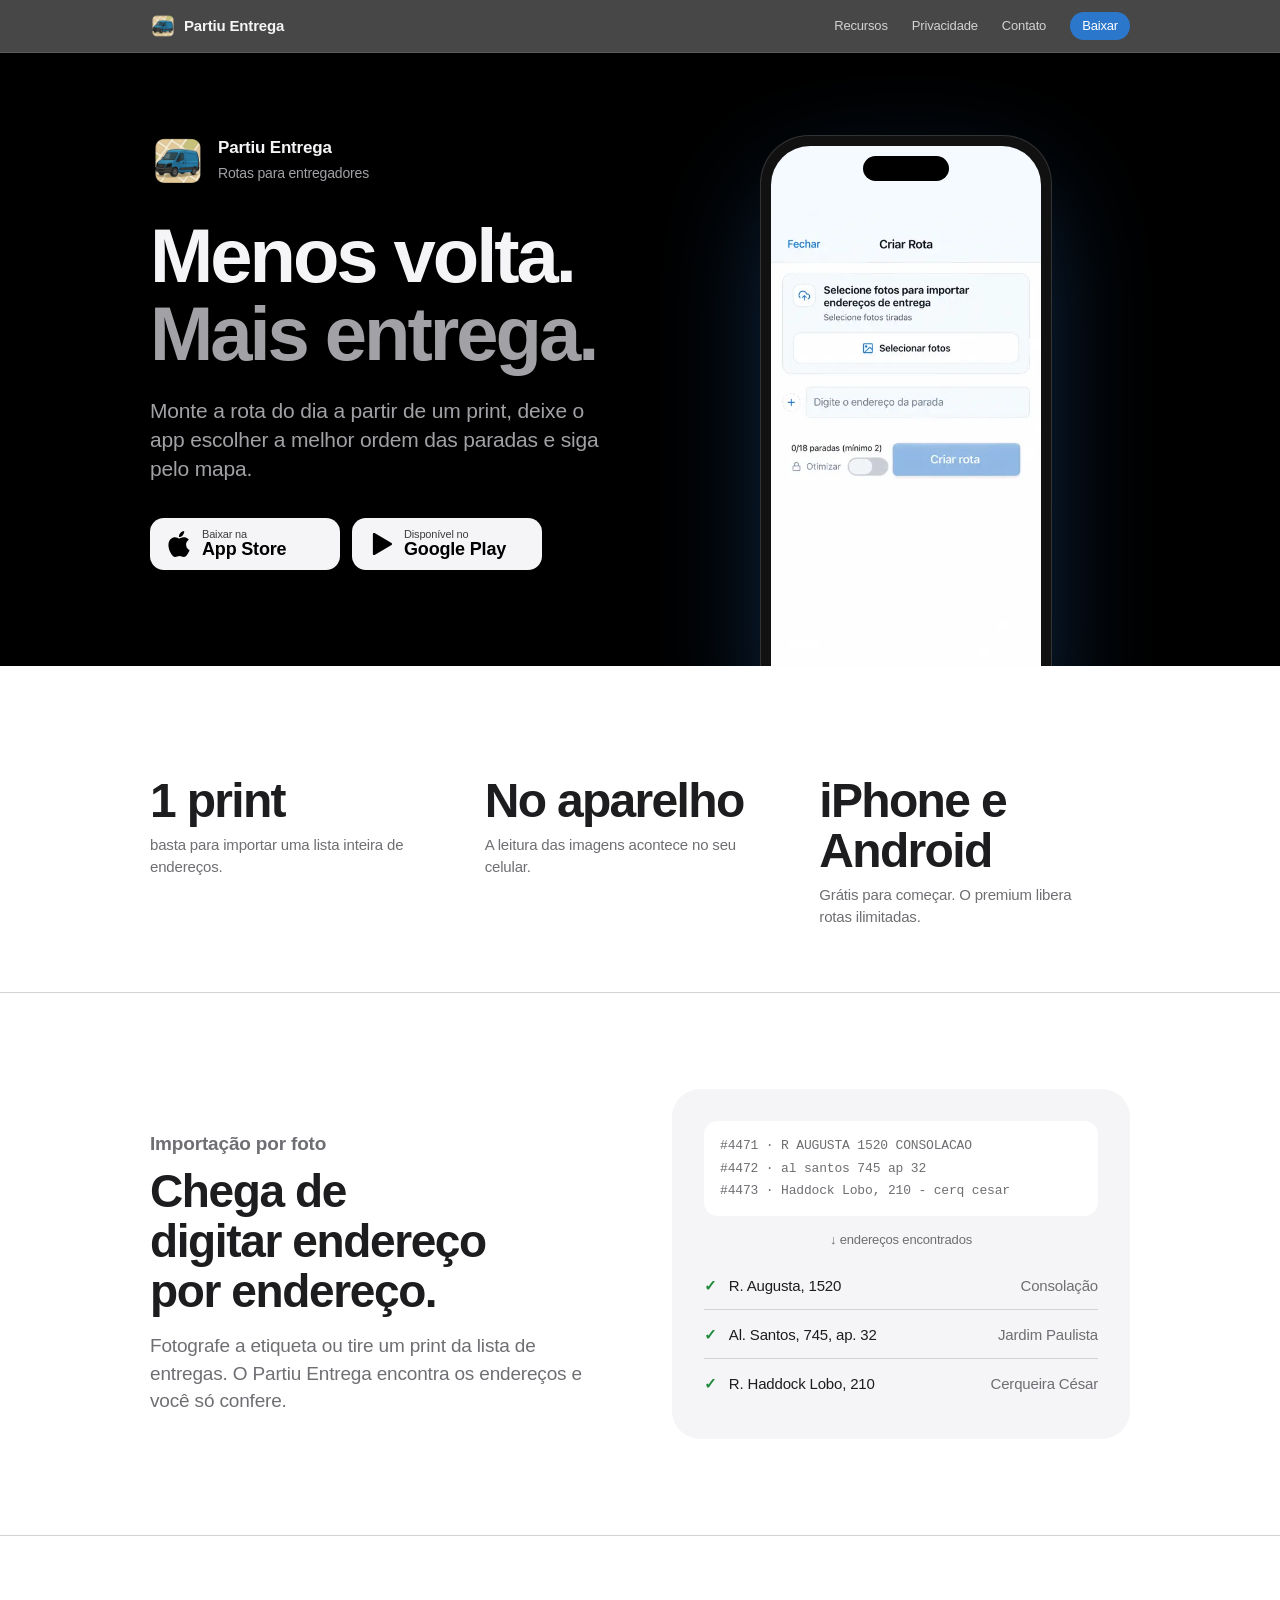
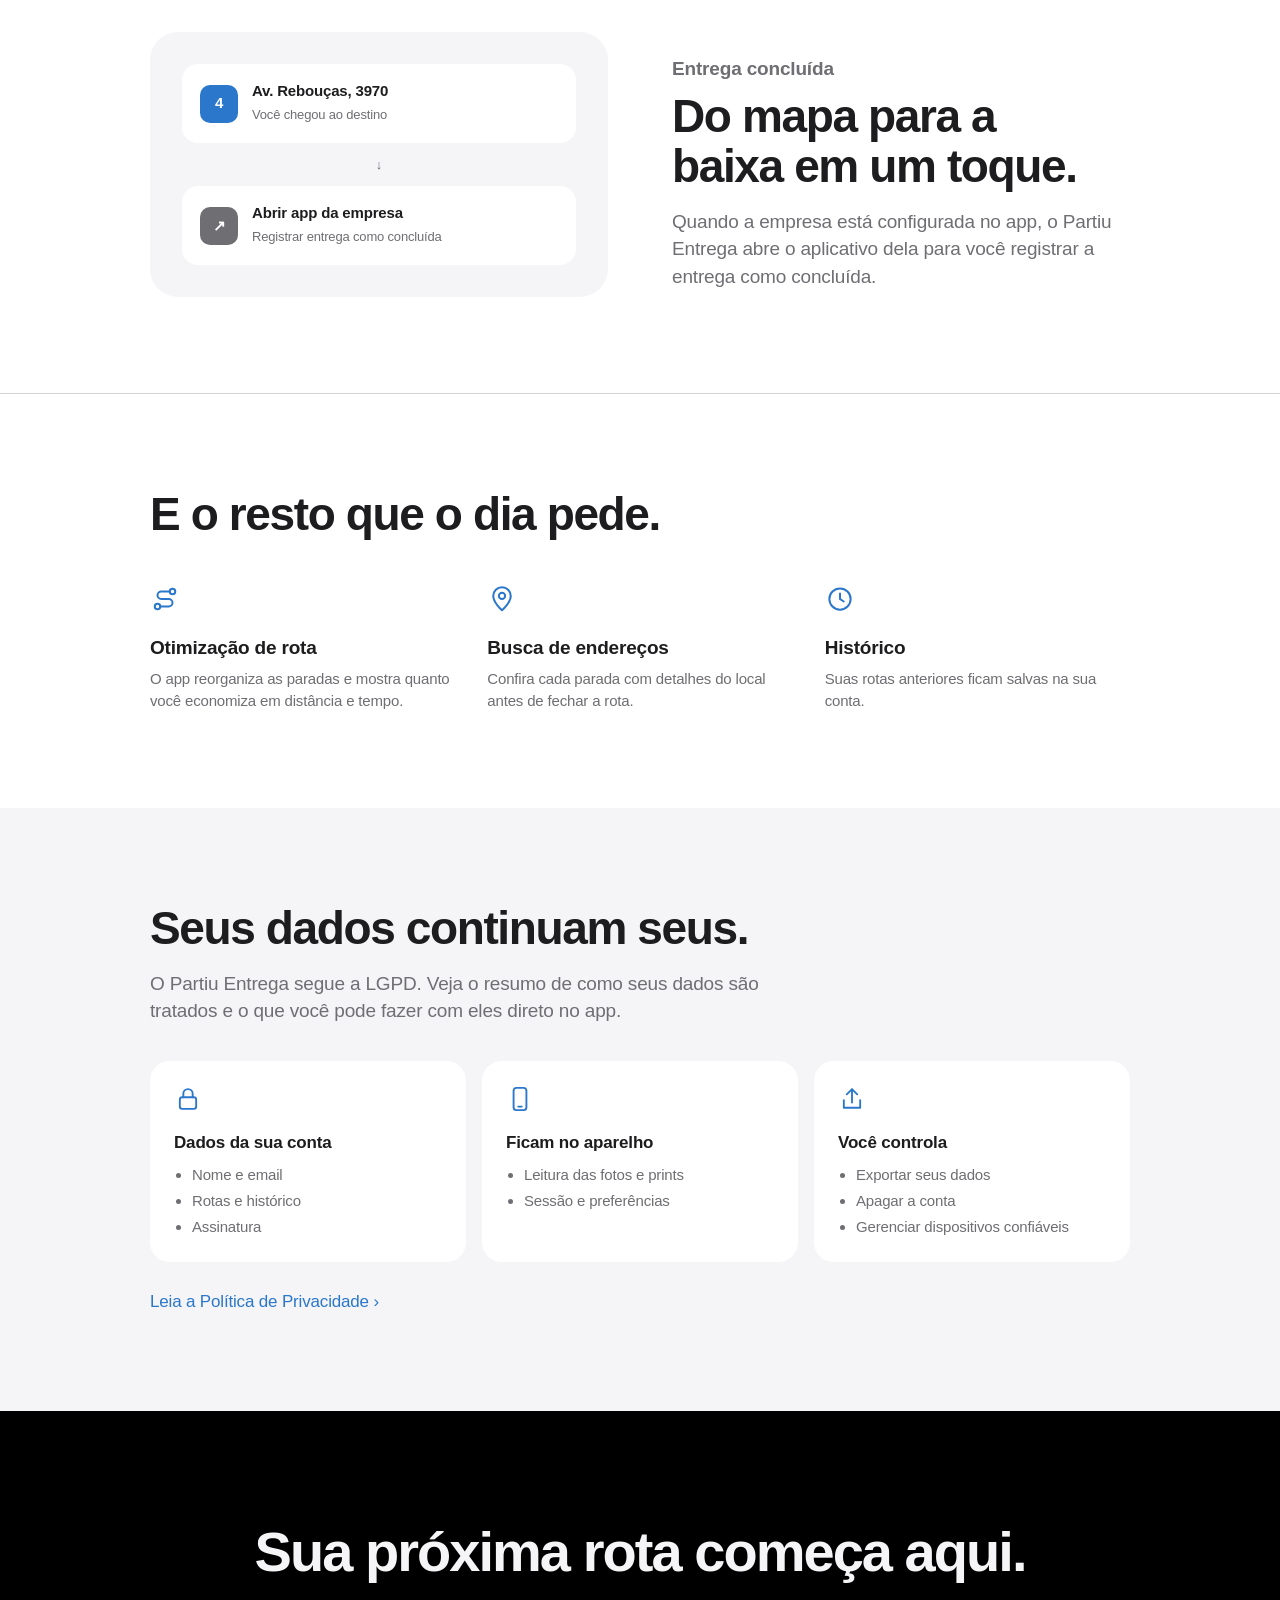
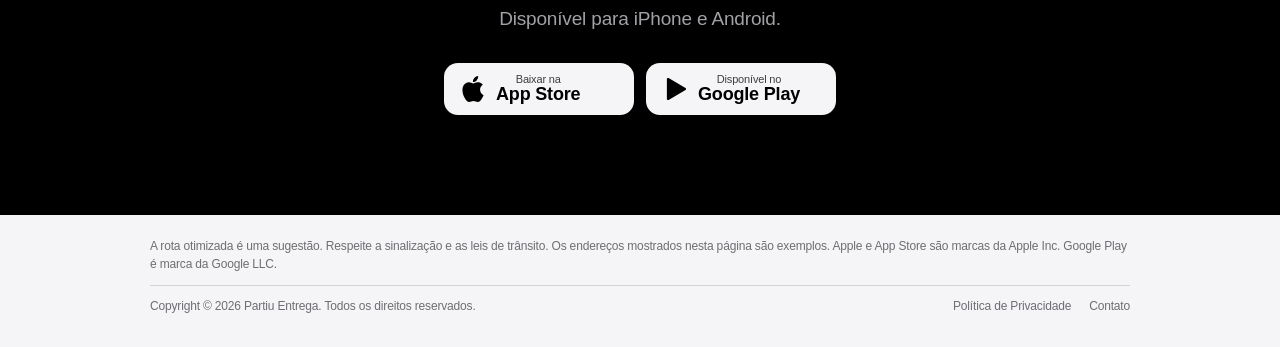
<file: index.html>
<!doctype html>
<html lang="pt-BR">
  <head>
    <meta charset="UTF-8" />
    <meta name="viewport" content="width=device-width, initial-scale=1.0, viewport-fit=cover" />
    <title>Partiu Entrega | Rotas para entregadores</title>
    <meta
      name="description"
      content="Monte a rota do dia a partir de um print, deixe o Partiu Entrega escolher a melhor ordem das paradas e siga pelo mapa. Para iPhone e Android."
    />
    <meta name="theme-color" content="#000000" />
    <meta name="apple-itunes-app" content="app-id=6815867232" />
    <meta property="og:title" content="Partiu Entrega" />
    <meta property="og:description" content="Menos volta. Mais entrega. Rotas para entregadores, a partir de um print." />
    <meta property="og:image" content="./assets/icon-app.png" />
    <link rel="icon" type="image/png" href="./assets/icon-app.png" />
    <link rel="apple-touch-icon" href="./assets/icon-app.png" />
    <link rel="stylesheet" href="./styles.css" />
  </head>
  <body>
    <a class="skip-link" href="#conteudo">Pular para o conteúdo</a>

    <svg width="0" height="0" style="position: absolute" aria-hidden="true">
      <symbol id="i-apple" viewBox="0 0 24 24">
        <path fill="currentColor" d="M12.152 6.896c-.948 0-2.415-1.078-3.96-1.04-2.04.027-3.91 1.183-4.961 3.014-2.117 3.675-.546 9.103 1.519 12.09 1.013 1.454 2.208 3.09 3.792 3.039 1.52-.065 2.09-.987 3.935-.987 1.831 0 2.35.987 3.96.948 1.637-.026 2.676-1.48 3.676-2.948 1.156-1.688 1.636-3.325 1.662-3.415-.039-.013-3.182-1.221-3.22-4.857-.026-3.04 2.48-4.494 2.597-4.559-1.429-2.09-3.623-2.324-4.39-2.376-2-.156-3.675 1.09-4.61 1.09zM15.53 3.83c.843-1.012 1.4-2.427 1.245-3.83-1.207.052-2.662.805-3.532 1.818-.78.896-1.454 2.338-1.273 3.714 1.338.104 2.715-.688 3.559-1.701" />
      </symbol>
      <symbol id="i-play" viewBox="0 0 24 24">
        <path fill="currentColor" d="M4.5 2.8v18.4c0 .8.9 1.3 1.6.9l15.6-9.2c.7-.4.7-1.4 0-1.8L6.1 1.9c-.7-.4-1.6.1-1.6.9z" />
      </symbol>
      <symbol id="i-pin" viewBox="0 0 24 24" fill="none" stroke="currentColor" stroke-width="1.6" stroke-linecap="round" stroke-linejoin="round">
        <path d="M12 21s7-6.2 7-11.5A7 7 0 0 0 5 9.5C5 14.8 12 21 12 21z" /><circle cx="12" cy="9.5" r="2.5" />
      </symbol>
      <symbol id="i-route" viewBox="0 0 24 24" fill="none" stroke="currentColor" stroke-width="1.6" stroke-linecap="round" stroke-linejoin="round">
        <circle cx="6" cy="18" r="2.2" /><circle cx="18" cy="6" r="2.2" /><path d="M8.2 18H15a3 3 0 0 0 0-6H9a3 3 0 0 1 0-6h6.8" />
      </symbol>
      <symbol id="i-clock" viewBox="0 0 24 24" fill="none" stroke="currentColor" stroke-width="1.6" stroke-linecap="round">
        <circle cx="12" cy="12" r="8.5" /><path d="M12 7.5V12l3 2" />
      </symbol>
      <symbol id="i-lock" viewBox="0 0 24 24" fill="none" stroke="currentColor" stroke-width="1.6" stroke-linecap="round" stroke-linejoin="round">
        <rect x="5" y="10.5" width="14" height="10" rx="2" /><path d="M8 10.5V7.5a4 4 0 0 1 8 0v3" />
      </symbol>
      <symbol id="i-phone" viewBox="0 0 24 24" fill="none" stroke="currentColor" stroke-width="1.6" stroke-linecap="round">
        <rect x="6.5" y="2.5" width="11" height="19" rx="2.5" /><path d="M10.5 18.5h3" />
      </symbol>
      <symbol id="i-export" viewBox="0 0 24 24" fill="none" stroke="currentColor" stroke-width="1.6" stroke-linecap="round" stroke-linejoin="round">
        <path d="M12 15V3.5M7.5 8 12 3.5 16.5 8" /><path d="M5 13v6.5h14V13" />
      </symbol>
      <symbol id="i-star" viewBox="0 0 24 24" fill="none" stroke="currentColor" stroke-width="1.6" stroke-linejoin="round">
        <path d="m12 3.5 2.6 5.4 5.9.8-4.3 4.1 1 5.8L12 16.8l-5.2 2.8 1-5.8-4.3-4.1 5.9-.8z" />
      </symbol>
    </svg>

    <header class="nav is-dark">
      <div class="wrap">
        <a class="nav-brand" href="./index.html">
          <img src="./assets/icon-app.png" alt="" />
          <span data-config="brandName">Partiu Entrega</span>
        </a>
        <nav class="nav-links" aria-label="Navegação principal">
          <a href="#recursos">Recursos</a>
          <a href="#privacidade">Privacidade</a>
          <a data-config-link="contactMailto" href="mailto:partiu.entrega.app@gmail.com">Contato</a>
          <a class="nav-download" href="#baixar">Baixar</a>
        </nav>
      </div>
    </header>

    <main id="conteudo">
      <section class="hero">
        <div class="wrap hero-grid">
          <div class="hero-copy">
            <div class="hero-app">
              <img src="./assets/icon-app.png" alt="Ícone do Partiu Entrega" />
              <div>
                <b data-config="brandName">Partiu Entrega</b>
                <small>Rotas para entregadores</small>
              </div>
            </div>
            <h1>Menos volta.<br /><span>Mais entrega.</span></h1>
            <p class="hero-lede">
              Monte a rota do dia a partir de um print, deixe o app escolher a
              melhor ordem das paradas e siga pelo mapa.
            </p>
            <div class="store-buttons">
              <a class="store-btn" data-config-link="appStoreUrl" href="https://apps.apple.com/br/app/partiu-entrega/id6815867232" target="_blank" rel="noreferrer">
                <svg aria-hidden="true"><use href="#i-apple" /></svg>
                <span><small>Baixar na</small><strong>App Store</strong></span>
              </a>
              <a class="store-btn" data-config-link="playStoreUrl" href="https://play.google.com/store/apps/details?id=com.diegoserrat.deliveryrouting" target="_blank" rel="noreferrer">
                <svg aria-hidden="true"><use href="#i-play" /></svg>
                <span><small>Disponível no</small><strong>Google Play</strong></span>
              </a>
            </div>
          </div>

          <div class="hero-phone">
            <div class="phone">
              <div class="screen screen-shot">
                <div class="island" aria-hidden="true"></div>
                <img
                  src="./assets/tela-criar-rota.png"
                  alt="Tela Criar Rota do app, com opção de importar endereços por fotos ou digitar cada parada"
                  width="460"
                  height="878"
                />
              </div>
            </div>
          </div>
        </div>
      </section>

      <section class="facts" aria-label="Destaques">
        <div class="wrap">
          <div>
            <strong>1 print</strong>
            <p>basta para importar uma lista inteira de endereços.</p>
          </div>
          <div>
            <strong>No aparelho</strong>
            <p>A leitura das imagens acontece no seu celular.</p>
          </div>
          <div>
            <strong>iPhone e Android</strong>
            <p>Grátis para começar. O premium libera rotas ilimitadas.</p>
          </div>
        </div>
      </section>

      <section class="feature" id="recursos">
        <div class="wrap">
          <div class="copy">
            <p class="label">Importação por foto</p>
            <h2>Chega de digitar endereço por endereço.</h2>
            <p>
              Fotografe a etiqueta ou tire um print da lista de entregas. O
              Partiu Entrega encontra os endereços e você só confere.
            </p>
          </div>
          <div class="visual ocr" aria-label="Exemplo de texto lido de um print e os endereços encontrados">
            <div class="ocr-raw">
              #4471 · R AUGUSTA 1520 CONSOLACAO<br />
              #4472 · al santos 745 ap 32<br />
              #4473 · Haddock Lobo, 210 - cerq cesar
            </div>
            <p class="ocr-arrow">↓ endereços encontrados</p>
            <ul class="ocr-list">
              <li><b>R. Augusta, 1520</b><span>Consolação</span></li>
              <li><b>Al. Santos, 745, ap. 32</b><span>Jardim Paulista</span></li>
              <li><b>R. Haddock Lobo, 210</b><span>Cerqueira César</span></li>
            </ul>
          </div>
        </div>
      </section>

      <section class="feature flip">
        <div class="wrap">
          <div class="copy">
            <p class="label">Entrega concluída</p>
            <h2>Do mapa para a baixa em um toque.</h2>
            <p>
              Quando a empresa está configurada no app, o Partiu Entrega abre o
              aplicativo dela para você registrar a entrega como concluída.
            </p>
          </div>
          <div class="visual handoff" aria-hidden="true">
            <div class="handoff-card">
              <div class="dot">4</div>
              <div><b>Av. Rebouças, 3970</b><small>Você chegou ao destino</small></div>
            </div>
            <div class="handoff-down">↓</div>
            <div class="handoff-card">
              <div class="dot muted">↗</div>
              <div><b>Abrir app da empresa</b><small>Registrar entrega como concluída</small></div>
            </div>
          </div>
        </div>
      </section>

      <section class="extras">
        <div class="wrap">
          <h2>E o resto que o dia pede.</h2>
          <div class="extras-grid">
            <div>
              <svg class="ico" aria-hidden="true"><use href="#i-route" /></svg>
              <h3>Otimização de rota</h3>
              <p>O app reorganiza as paradas e mostra quanto você economiza em distância e tempo.</p>
            </div>
            <div>
              <svg class="ico" aria-hidden="true"><use href="#i-pin" /></svg>
              <h3>Busca de endereços</h3>
              <p>Confira cada parada com detalhes do local antes de fechar a rota.</p>
            </div>
            <div>
              <svg class="ico" aria-hidden="true"><use href="#i-clock" /></svg>
              <h3>Histórico</h3>
              <p>Suas rotas anteriores ficam salvas na sua conta.</p>
            </div>
          </div>
        </div>
      </section>

      <section class="privacy" id="privacidade">
        <div class="wrap">
          <h2>Seus dados continuam seus.</h2>
          <p class="privacy-lede">
            O Partiu Entrega segue a LGPD. Veja o resumo de como seus dados são
            tratados e o que você pode fazer com eles direto no app.
          </p>
          <div class="privacy-grid">
            <div>
              <svg class="ico" aria-hidden="true"><use href="#i-lock" /></svg>
              <h3>Dados da sua conta</h3>
              <ul>
                <li>Nome e email</li>
                <li>Rotas e histórico</li>
                <li>Assinatura</li>
              </ul>
            </div>
            <div>
              <svg class="ico" aria-hidden="true"><use href="#i-phone" /></svg>
              <h3>Ficam no aparelho</h3>
              <ul>
                <li>Leitura das fotos e prints</li>
                <li>Sessão e preferências</li>
              </ul>
            </div>
            <div>
              <svg class="ico" aria-hidden="true"><use href="#i-export" /></svg>
              <h3>Você controla</h3>
              <ul>
                <li>Exportar seus dados</li>
                <li>Apagar a conta</li>
                <li>Gerenciar dispositivos confiáveis</li>
              </ul>
            </div>
          </div>
          <a class="more" href="./politica-de-privacidade.html">Leia a Política de Privacidade</a>
        </div>
      </section>

      <section class="cta" id="baixar">
        <div class="wrap">
          <h2>Sua próxima rota começa aqui.</h2>
          <p>Disponível para iPhone e Android.</p>
          <div class="store-buttons">
            <a class="store-btn" data-config-link="appStoreUrl" href="https://apps.apple.com/br/app/partiu-entrega/id6815867232" target="_blank" rel="noreferrer">
              <svg aria-hidden="true"><use href="#i-apple" /></svg>
              <span><small>Baixar na</small><strong>App Store</strong></span>
            </a>
            <a class="store-btn" data-config-link="playStoreUrl" href="https://play.google.com/store/apps/details?id=com.diegoserrat.deliveryrouting" target="_blank" rel="noreferrer">
              <svg aria-hidden="true"><use href="#i-play" /></svg>
              <span><small>Disponível no</small><strong>Google Play</strong></span>
            </a>
          </div>
        </div>
      </section>
    </main>

    <footer class="footer">
      <div class="wrap">
        <p class="footer-note">
          A rota otimizada é uma sugestão. Respeite a sinalização e as leis de
          trânsito. Os endereços mostrados nesta página são exemplos. Apple e
          App Store são marcas da Apple Inc. Google Play é marca da Google LLC.
        </p>
        <div class="footer-row">
          <span>Copyright © 2026 <span data-config="brandName">Partiu Entrega</span>. Todos os direitos reservados.</span>
          <nav aria-label="Rodapé">
            <a href="./politica-de-privacidade.html">Política de Privacidade</a>
            <a data-config-link="contactMailto" href="mailto:partiu.entrega.app@gmail.com">Contato</a>
          </nav>
        </div>
      </div>
    </footer>

    <script src="./script.js"></script>
  </body>
</html>
</file>
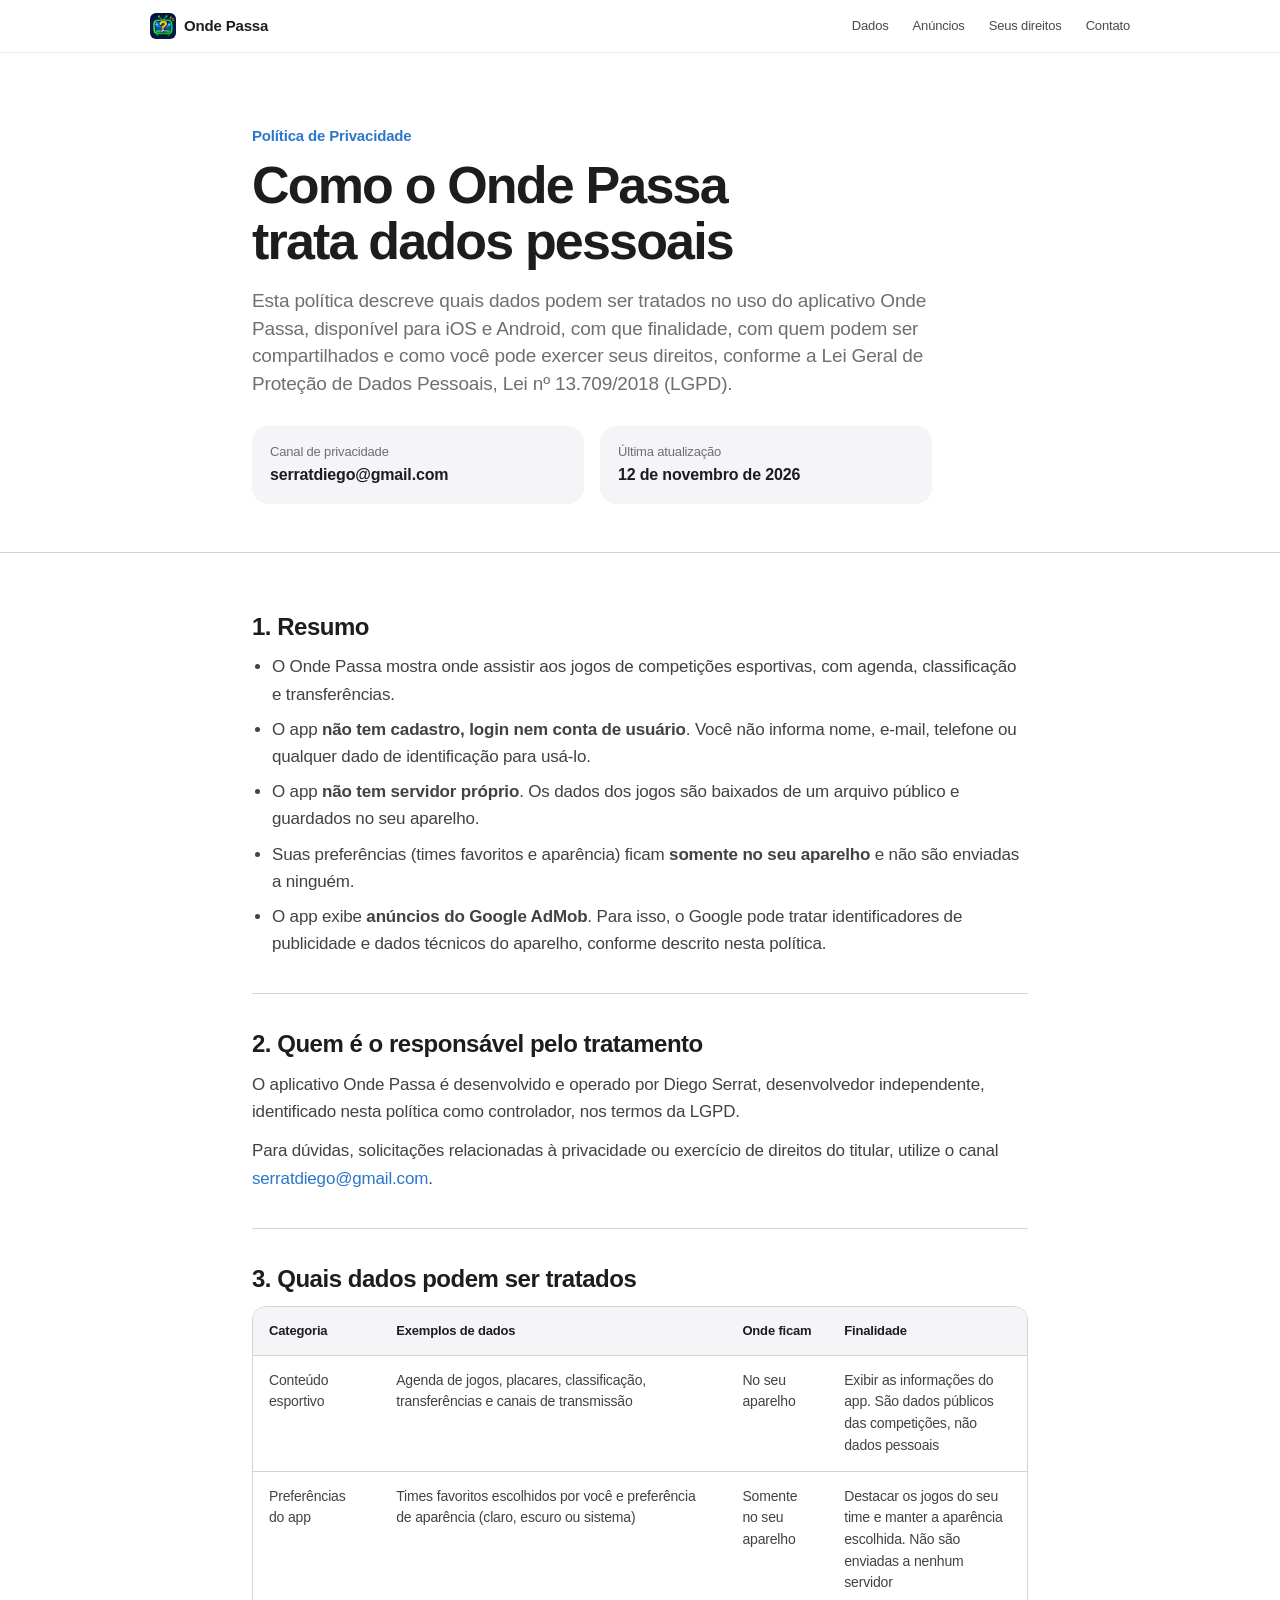
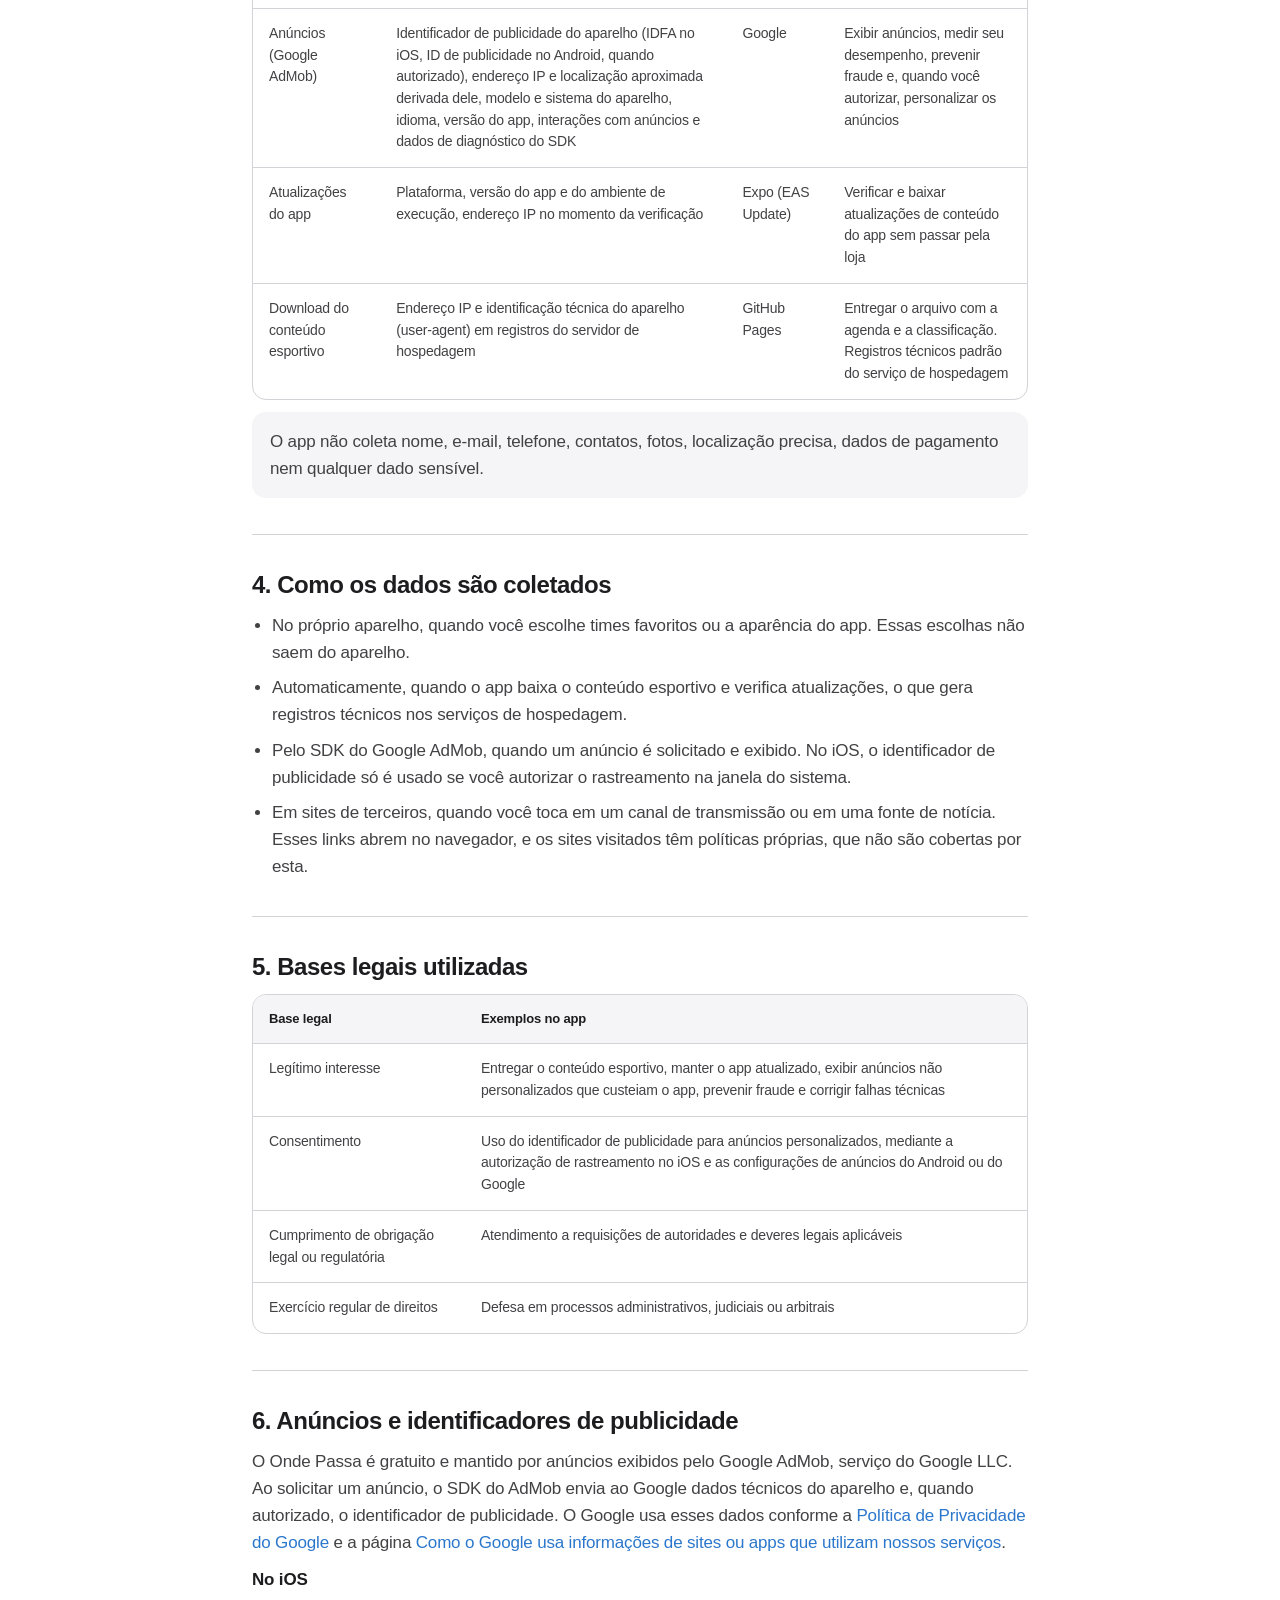
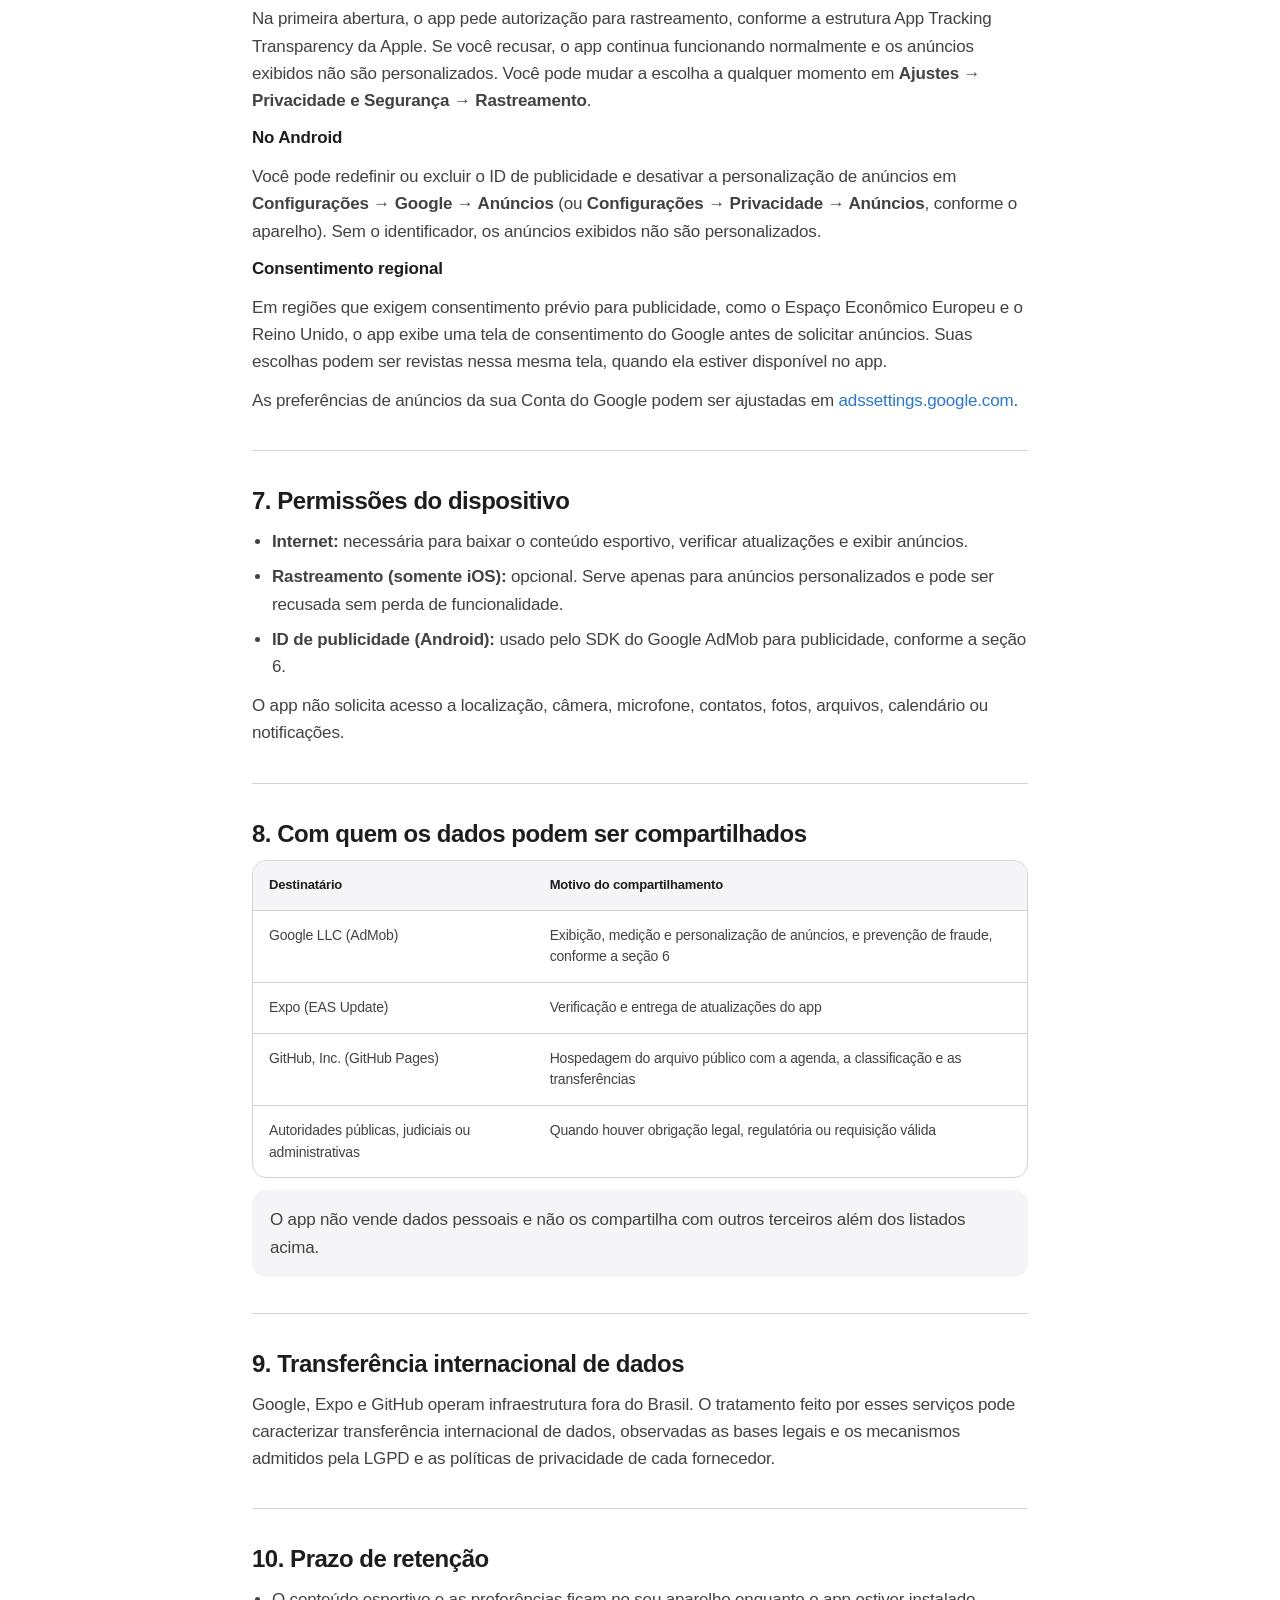
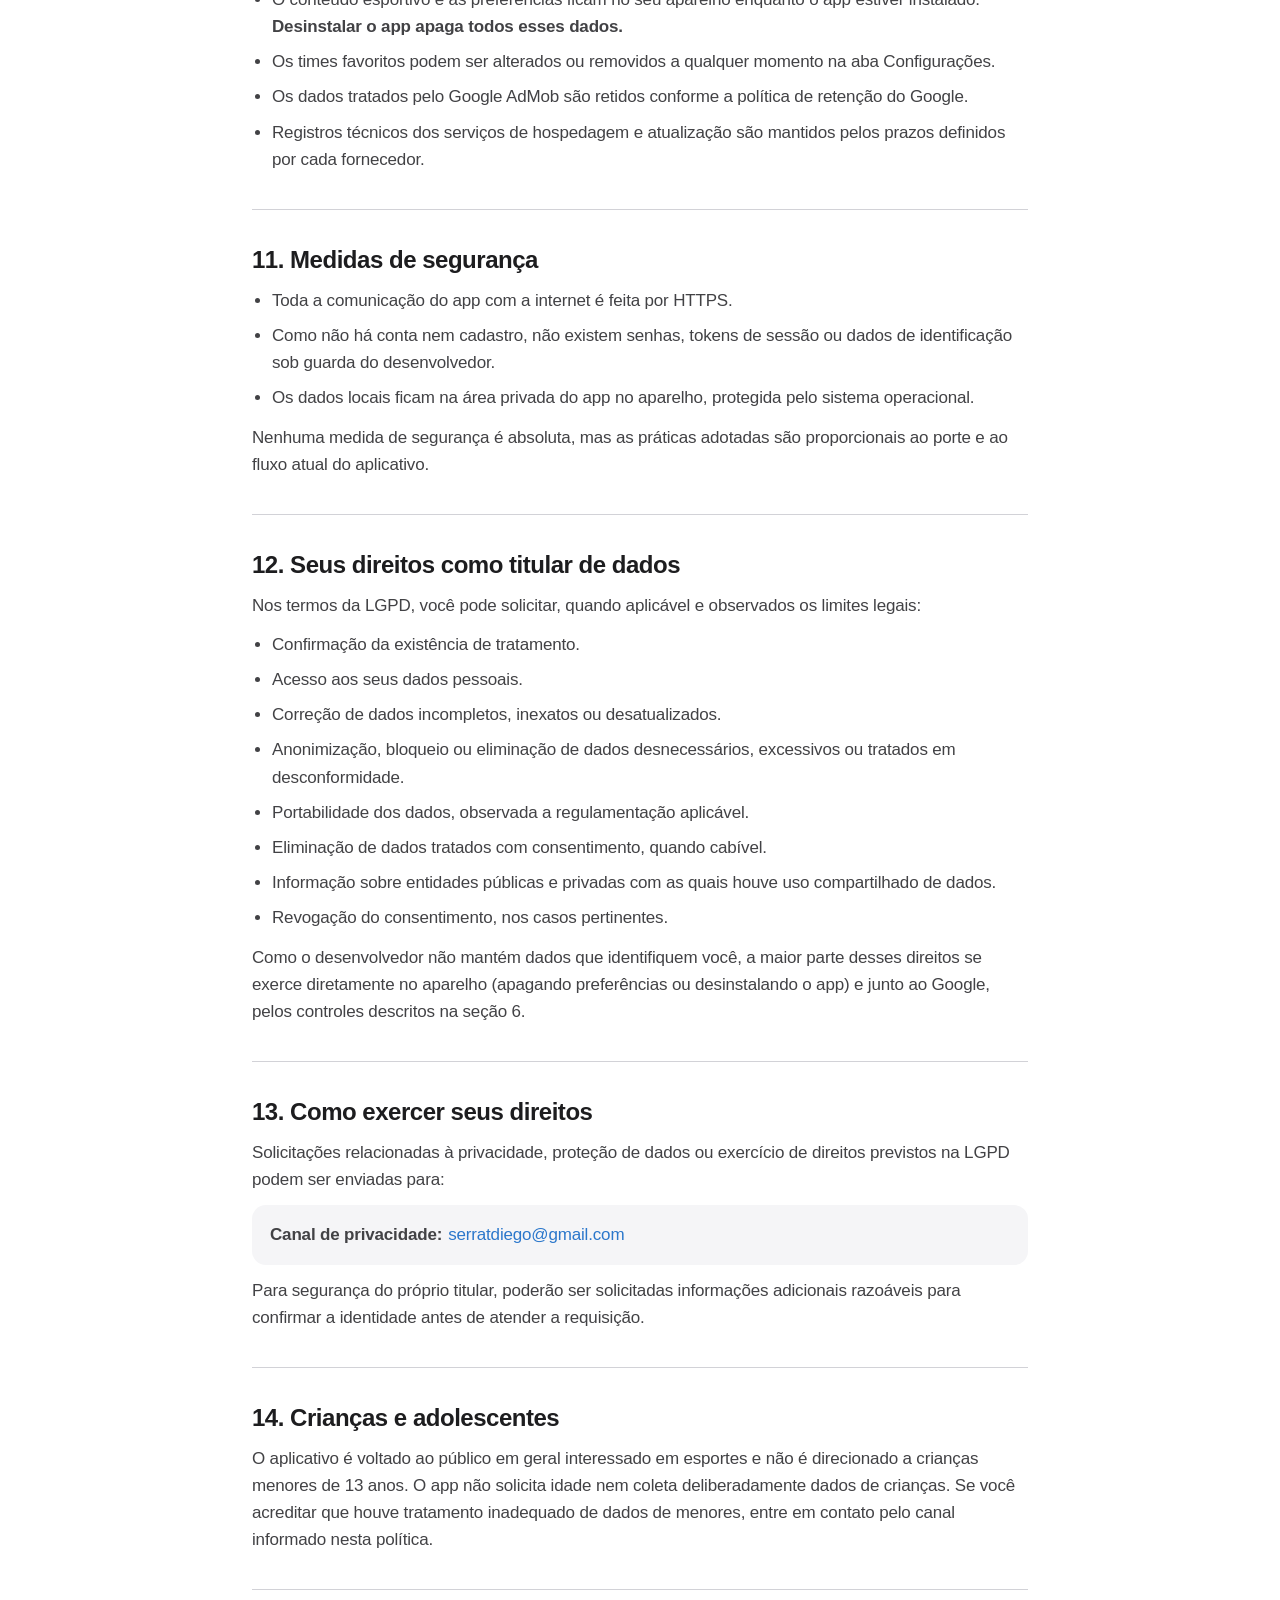
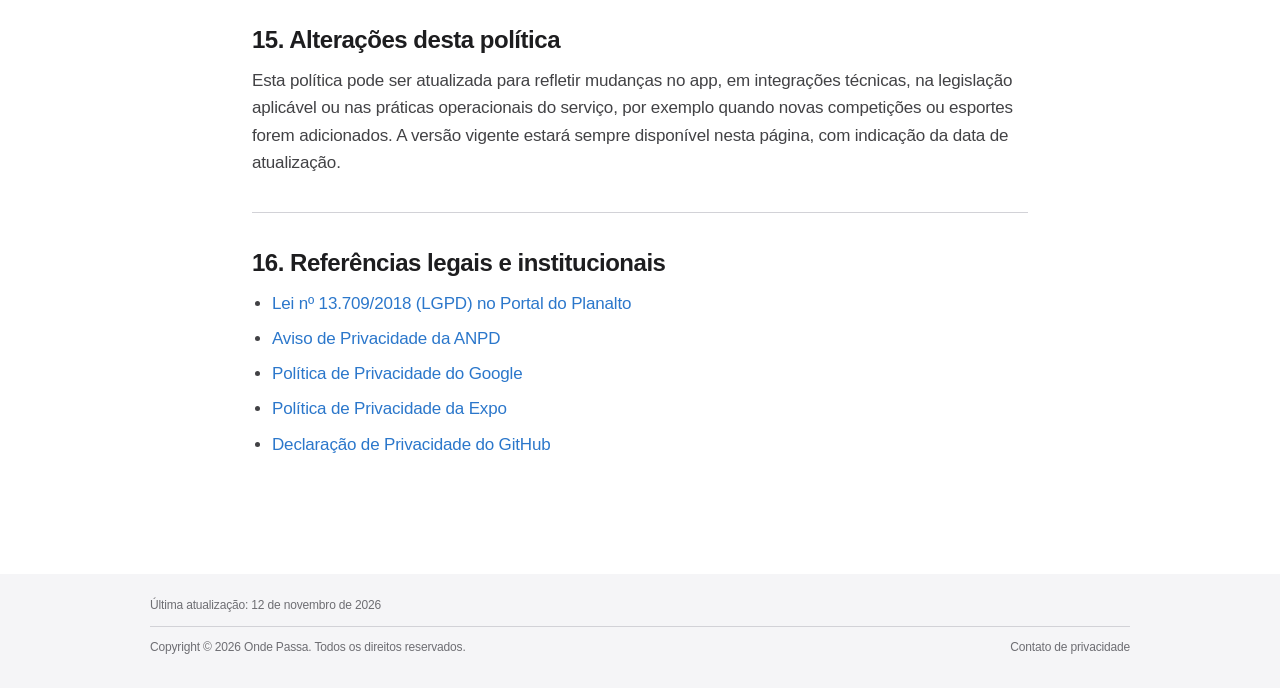
<file: politica-de-privacidade-onde-passa.html>
<!doctype html>
<html lang="pt-BR">
  <head>
    <meta charset="UTF-8" />
    <meta name="viewport" content="width=device-width, initial-scale=1.0, viewport-fit=cover" />
    <title>Política de Privacidade | Onde Passa</title>
    <meta
      name="description"
      content="Política de Privacidade do aplicativo Onde Passa: sem cadastro, dados guardados no aparelho, anúncios do Google AdMob e adequação à LGPD."
    />
    <link rel="icon" type="image/png" href="./assets/icon-onde-passa.png" />
    <link rel="apple-touch-icon" href="./assets/icon-onde-passa.png" />
    <link rel="stylesheet" href="./styles.css" />
  </head>
  <body>
    <header class="nav">
      <div class="wrap">
        <span class="nav-brand">
          <img src="./assets/icon-onde-passa.png" alt="" />
          <span>Onde Passa</span>
        </span>
        <nav class="nav-links" aria-label="Seções desta página">
          <a href="#dados">Dados</a>
          <a href="#anuncios">Anúncios</a>
          <a href="#direitos">Seus direitos</a>
          <a href="#contato">Contato</a>
        </nav>
      </div>
    </header>

    <div class="policy-page">
      <main class="policy-main">
        <section class="policy-hero">
          <div class="wrap">
            <p class="eyebrow">Política de Privacidade</p>
            <h1>Como o Onde Passa trata dados pessoais</h1>
            <p>
              Esta política descreve quais dados podem ser tratados no uso do
              aplicativo Onde Passa, disponível para iOS e Android, com que
              finalidade, com quem podem ser compartilhados e como você pode
              exercer seus direitos, conforme a Lei Geral de Proteção de Dados
              Pessoais, Lei nº 13.709/2018 (LGPD).
            </p>

            <div class="policy-summary">
              <div>
                <span class="summary-label">Canal de privacidade</span>
                <strong>serratdiego@gmail.com</strong>
              </div>
              <div>
                <span class="summary-label">Última atualização</span>
                <strong>12 de novembro de 2026</strong>
              </div>
            </div>
          </div>
        </section>

        <article class="wrap policy-content">
          <section>
            <h2>1. Resumo</h2>
            <ul class="plain-list">
              <li>O Onde Passa mostra onde assistir aos jogos de competições esportivas, com agenda, classificação e transferências.</li>
              <li>O app <strong>não tem cadastro, login nem conta de usuário</strong>. Você não informa nome, e-mail, telefone ou qualquer dado de identificação para usá-lo.</li>
              <li>O app <strong>não tem servidor próprio</strong>. Os dados dos jogos são baixados de um arquivo público e guardados no seu aparelho.</li>
              <li>Suas preferências (times favoritos e aparência) ficam <strong>somente no seu aparelho</strong> e não são enviadas a ninguém.</li>
              <li>O app exibe <strong>anúncios do Google AdMob</strong>. Para isso, o Google pode tratar identificadores de publicidade e dados técnicos do aparelho, conforme descrito nesta política.</li>
            </ul>
          </section>

          <section>
            <h2>2. Quem é o responsável pelo tratamento</h2>
            <p>
              O aplicativo Onde Passa é desenvolvido e operado por Diego Serrat,
              desenvolvedor independente, identificado nesta política como
              controlador, nos termos da LGPD.
            </p>
            <p>
              Para dúvidas, solicitações relacionadas à privacidade ou exercício
              de direitos do titular, utilize o canal
              <a href="mailto:serratdiego@gmail.com">serratdiego@gmail.com</a>.
            </p>
          </section>

          <section id="dados">
            <h2>3. Quais dados podem ser tratados</h2>
            <div class="table-wrapper">
              <table class="policy-table">
                <thead>
                  <tr>
                    <th>Categoria</th>
                    <th>Exemplos de dados</th>
                    <th>Onde ficam</th>
                    <th>Finalidade</th>
                  </tr>
                </thead>
                <tbody>
                  <tr>
                    <td>Conteúdo esportivo</td>
                    <td>Agenda de jogos, placares, classificação, transferências e canais de transmissão</td>
                    <td>No seu aparelho</td>
                    <td>Exibir as informações do app. São dados públicos das competições, não dados pessoais</td>
                  </tr>
                  <tr>
                    <td>Preferências do app</td>
                    <td>Times favoritos escolhidos por você e preferência de aparência (claro, escuro ou sistema)</td>
                    <td>Somente no seu aparelho</td>
                    <td>Destacar os jogos do seu time e manter a aparência escolhida. Não são enviadas a nenhum servidor</td>
                  </tr>
                  <tr>
                    <td>Anúncios (Google AdMob)</td>
                    <td>Identificador de publicidade do aparelho (IDFA no iOS, ID de publicidade no Android, quando autorizado), endereço IP e localização aproximada derivada dele, modelo e sistema do aparelho, idioma, versão do app, interações com anúncios e dados de diagnóstico do SDK</td>
                    <td>Google</td>
                    <td>Exibir anúncios, medir seu desempenho, prevenir fraude e, quando você autorizar, personalizar os anúncios</td>
                  </tr>
                  <tr>
                    <td>Atualizações do app</td>
                    <td>Plataforma, versão do app e do ambiente de execução, endereço IP no momento da verificação</td>
                    <td>Expo (EAS Update)</td>
                    <td>Verificar e baixar atualizações de conteúdo do app sem passar pela loja</td>
                  </tr>
                  <tr>
                    <td>Download do conteúdo esportivo</td>
                    <td>Endereço IP e identificação técnica do aparelho (user-agent) em registros do servidor de hospedagem</td>
                    <td>GitHub Pages</td>
                    <td>Entregar o arquivo com a agenda e a classificação. Registros técnicos padrão do serviço de hospedagem</td>
                  </tr>
                </tbody>
              </table>
            </div>
            <p class="notice">
              O app não coleta nome, e-mail, telefone, contatos, fotos,
              localização precisa, dados de pagamento nem qualquer dado sensível.
            </p>
          </section>

          <section>
            <h2>4. Como os dados são coletados</h2>
            <ul class="plain-list">
              <li>No próprio aparelho, quando você escolhe times favoritos ou a aparência do app. Essas escolhas não saem do aparelho.</li>
              <li>Automaticamente, quando o app baixa o conteúdo esportivo e verifica atualizações, o que gera registros técnicos nos serviços de hospedagem.</li>
              <li>Pelo SDK do Google AdMob, quando um anúncio é solicitado e exibido. No iOS, o identificador de publicidade só é usado se você autorizar o rastreamento na janela do sistema.</li>
              <li>Em sites de terceiros, quando você toca em um canal de transmissão ou em uma fonte de notícia. Esses links abrem no navegador, e os sites visitados têm políticas próprias, que não são cobertas por esta.</li>
            </ul>
          </section>

          <section>
            <h2>5. Bases legais utilizadas</h2>
            <div class="table-wrapper">
              <table class="policy-table">
                <thead>
                  <tr>
                    <th>Base legal</th>
                    <th>Exemplos no app</th>
                  </tr>
                </thead>
                <tbody>
                  <tr>
                    <td>Legítimo interesse</td>
                    <td>Entregar o conteúdo esportivo, manter o app atualizado, exibir anúncios não personalizados que custeiam o app, prevenir fraude e corrigir falhas técnicas</td>
                  </tr>
                  <tr>
                    <td>Consentimento</td>
                    <td>Uso do identificador de publicidade para anúncios personalizados, mediante a autorização de rastreamento no iOS e as configurações de anúncios do Android ou do Google</td>
                  </tr>
                  <tr>
                    <td>Cumprimento de obrigação legal ou regulatória</td>
                    <td>Atendimento a requisições de autoridades e deveres legais aplicáveis</td>
                  </tr>
                  <tr>
                    <td>Exercício regular de direitos</td>
                    <td>Defesa em processos administrativos, judiciais ou arbitrais</td>
                  </tr>
                </tbody>
              </table>
            </div>
          </section>

          <section id="anuncios">
            <h2>6. Anúncios e identificadores de publicidade</h2>
            <p>
              O Onde Passa é gratuito e mantido por anúncios exibidos pelo Google
              AdMob, serviço do Google LLC. Ao solicitar um anúncio, o SDK do
              AdMob envia ao Google dados técnicos do aparelho e, quando
              autorizado, o identificador de publicidade. O Google usa esses
              dados conforme a
              <a href="https://policies.google.com/privacy" target="_blank" rel="noreferrer">Política de Privacidade do Google</a>
              e a página
              <a href="https://policies.google.com/technologies/partner-sites" target="_blank" rel="noreferrer">Como o Google usa informações de sites ou apps que utilizam nossos serviços</a>.
            </p>
            <h3>No iOS</h3>
            <p>
              Na primeira abertura, o app pede autorização para rastreamento,
              conforme a estrutura App Tracking Transparency da Apple. Se você
              recusar, o app continua funcionando normalmente e os anúncios
              exibidos não são personalizados. Você pode mudar a escolha a
              qualquer momento em <strong>Ajustes → Privacidade e Segurança →
              Rastreamento</strong>.
            </p>
            <h3>No Android</h3>
            <p>
              Você pode redefinir ou excluir o ID de publicidade e desativar a
              personalização de anúncios em <strong>Configurações → Google →
              Anúncios</strong> (ou <strong>Configurações → Privacidade →
              Anúncios</strong>, conforme o aparelho). Sem o identificador, os
              anúncios exibidos não são personalizados.
            </p>
            <h3>Consentimento regional</h3>
            <p>
              Em regiões que exigem consentimento prévio para publicidade, como
              o Espaço Econômico Europeu e o Reino Unido, o app exibe uma tela
              de consentimento do Google antes de solicitar anúncios. Suas
              escolhas podem ser revistas nessa mesma tela, quando ela estiver
              disponível no app.
            </p>
            <p>
              As preferências de anúncios da sua Conta do Google podem ser
              ajustadas em
              <a href="https://adssettings.google.com" target="_blank" rel="noreferrer">adssettings.google.com</a>.
            </p>
          </section>

          <section>
            <h2>7. Permissões do dispositivo</h2>
            <ul class="plain-list">
              <li><strong>Internet:</strong> necessária para baixar o conteúdo esportivo, verificar atualizações e exibir anúncios.</li>
              <li><strong>Rastreamento (somente iOS):</strong> opcional. Serve apenas para anúncios personalizados e pode ser recusada sem perda de funcionalidade.</li>
              <li><strong>ID de publicidade (Android):</strong> usado pelo SDK do Google AdMob para publicidade, conforme a seção 6.</li>
            </ul>
            <p>
              O app não solicita acesso a localização, câmera, microfone,
              contatos, fotos, arquivos, calendário ou notificações.
            </p>
          </section>

          <section>
            <h2>8. Com quem os dados podem ser compartilhados</h2>
            <div class="table-wrapper">
              <table class="policy-table">
                <thead>
                  <tr>
                    <th>Destinatário</th>
                    <th>Motivo do compartilhamento</th>
                  </tr>
                </thead>
                <tbody>
                  <tr>
                    <td>Google LLC (AdMob)</td>
                    <td>Exibição, medição e personalização de anúncios, e prevenção de fraude, conforme a seção 6</td>
                  </tr>
                  <tr>
                    <td>Expo (EAS Update)</td>
                    <td>Verificação e entrega de atualizações do app</td>
                  </tr>
                  <tr>
                    <td>GitHub, Inc. (GitHub Pages)</td>
                    <td>Hospedagem do arquivo público com a agenda, a classificação e as transferências</td>
                  </tr>
                  <tr>
                    <td>Autoridades públicas, judiciais ou administrativas</td>
                    <td>Quando houver obrigação legal, regulatória ou requisição válida</td>
                  </tr>
                </tbody>
              </table>
            </div>
            <p class="notice">
              O app não vende dados pessoais e não os compartilha com outros
              terceiros além dos listados acima.
            </p>
          </section>

          <section>
            <h2>9. Transferência internacional de dados</h2>
            <p>
              Google, Expo e GitHub operam infraestrutura fora do Brasil. O
              tratamento feito por esses serviços pode caracterizar transferência
              internacional de dados, observadas as bases legais e os mecanismos
              admitidos pela LGPD e as políticas de privacidade de cada
              fornecedor.
            </p>
          </section>

          <section>
            <h2>10. Prazo de retenção</h2>
            <ul class="plain-list">
              <li>O conteúdo esportivo e as preferências ficam no seu aparelho enquanto o app estiver instalado. <strong>Desinstalar o app apaga todos esses dados.</strong></li>
              <li>Os times favoritos podem ser alterados ou removidos a qualquer momento na aba Configurações.</li>
              <li>Os dados tratados pelo Google AdMob são retidos conforme a política de retenção do Google.</li>
              <li>Registros técnicos dos serviços de hospedagem e atualização são mantidos pelos prazos definidos por cada fornecedor.</li>
            </ul>
          </section>

          <section>
            <h2>11. Medidas de segurança</h2>
            <ul class="plain-list">
              <li>Toda a comunicação do app com a internet é feita por HTTPS.</li>
              <li>Como não há conta nem cadastro, não existem senhas, tokens de sessão ou dados de identificação sob guarda do desenvolvedor.</li>
              <li>Os dados locais ficam na área privada do app no aparelho, protegida pelo sistema operacional.</li>
            </ul>
            <p>
              Nenhuma medida de segurança é absoluta, mas as práticas adotadas
              são proporcionais ao porte e ao fluxo atual do aplicativo.
            </p>
          </section>

          <section id="direitos">
            <h2>12. Seus direitos como titular de dados</h2>
            <p>
              Nos termos da LGPD, você pode solicitar, quando aplicável e
              observados os limites legais:
            </p>
            <ul class="plain-list">
              <li>Confirmação da existência de tratamento.</li>
              <li>Acesso aos seus dados pessoais.</li>
              <li>Correção de dados incompletos, inexatos ou desatualizados.</li>
              <li>Anonimização, bloqueio ou eliminação de dados desnecessários, excessivos ou tratados em desconformidade.</li>
              <li>Portabilidade dos dados, observada a regulamentação aplicável.</li>
              <li>Eliminação de dados tratados com consentimento, quando cabível.</li>
              <li>Informação sobre entidades públicas e privadas com as quais houve uso compartilhado de dados.</li>
              <li>Revogação do consentimento, nos casos pertinentes.</li>
            </ul>
            <p>
              Como o desenvolvedor não mantém dados que identifiquem você, a
              maior parte desses direitos se exerce diretamente no aparelho
              (apagando preferências ou desinstalando o app) e junto ao Google,
              pelos controles descritos na seção 6.
            </p>
          </section>

          <section id="contato">
            <h2>13. Como exercer seus direitos</h2>
            <p>
              Solicitações relacionadas à privacidade, proteção de dados ou
              exercício de direitos previstos na LGPD podem ser enviadas para:
            </p>
            <p class="contact-card">
              <strong>Canal de privacidade:</strong>
              <a href="mailto:serratdiego@gmail.com">serratdiego@gmail.com</a>
            </p>
            <p>
              Para segurança do próprio titular, poderão ser solicitadas
              informações adicionais razoáveis para confirmar a identidade antes
              de atender a requisição.
            </p>
          </section>

          <section>
            <h2>14. Crianças e adolescentes</h2>
            <p>
              O aplicativo é voltado ao público em geral interessado em esportes
              e não é direcionado a crianças menores de 13 anos. O app não
              solicita idade nem coleta deliberadamente dados de crianças. Se
              você acreditar que houve tratamento inadequado de dados de menores,
              entre em contato pelo canal informado nesta política.
            </p>
          </section>

          <section>
            <h2>15. Alterações desta política</h2>
            <p>
              Esta política pode ser atualizada para refletir mudanças no app,
              em integrações técnicas, na legislação aplicável ou nas práticas
              operacionais do serviço, por exemplo quando novas competições ou
              esportes forem adicionados. A versão vigente estará sempre
              disponível nesta página, com indicação da data de atualização.
            </p>
          </section>

          <section>
            <h2>16. Referências legais e institucionais</h2>
            <ul class="plain-list">
              <li>
                <a href="https://www.planalto.gov.br/ccivil_03/_ato2015-2018/2018/lei/l13709.htm" target="_blank" rel="noreferrer">Lei nº 13.709/2018 (LGPD) no Portal do Planalto</a>
              </li>
              <li>
                <a href="https://www.gov.br/anpd/pt-br/acesso-a-informacao/aviso-de-privacidade" target="_blank" rel="noreferrer">Aviso de Privacidade da ANPD</a>
              </li>
              <li>
                <a href="https://policies.google.com/privacy" target="_blank" rel="noreferrer">Política de Privacidade do Google</a>
              </li>
              <li>
                <a href="https://expo.dev/privacy" target="_blank" rel="noreferrer">Política de Privacidade da Expo</a>
              </li>
              <li>
                <a href="https://docs.github.com/site-policy/privacy-policies/github-general-privacy-statement" target="_blank" rel="noreferrer">Declaração de Privacidade do GitHub</a>
              </li>
            </ul>
          </section>
        </article>
      </main>
    </div>

    <footer class="footer">
      <div class="wrap">
        <p class="footer-note">Última atualização: 12 de novembro de 2026</p>
        <div class="footer-row">
          <span>Copyright © 2026 Onde Passa. Todos os direitos reservados.</span>
          <nav aria-label="Rodapé">
            <a href="mailto:serratdiego@gmail.com">Contato de privacidade</a>
          </nav>
        </div>
      </div>
    </footer>
  </body>
</html>
</file>
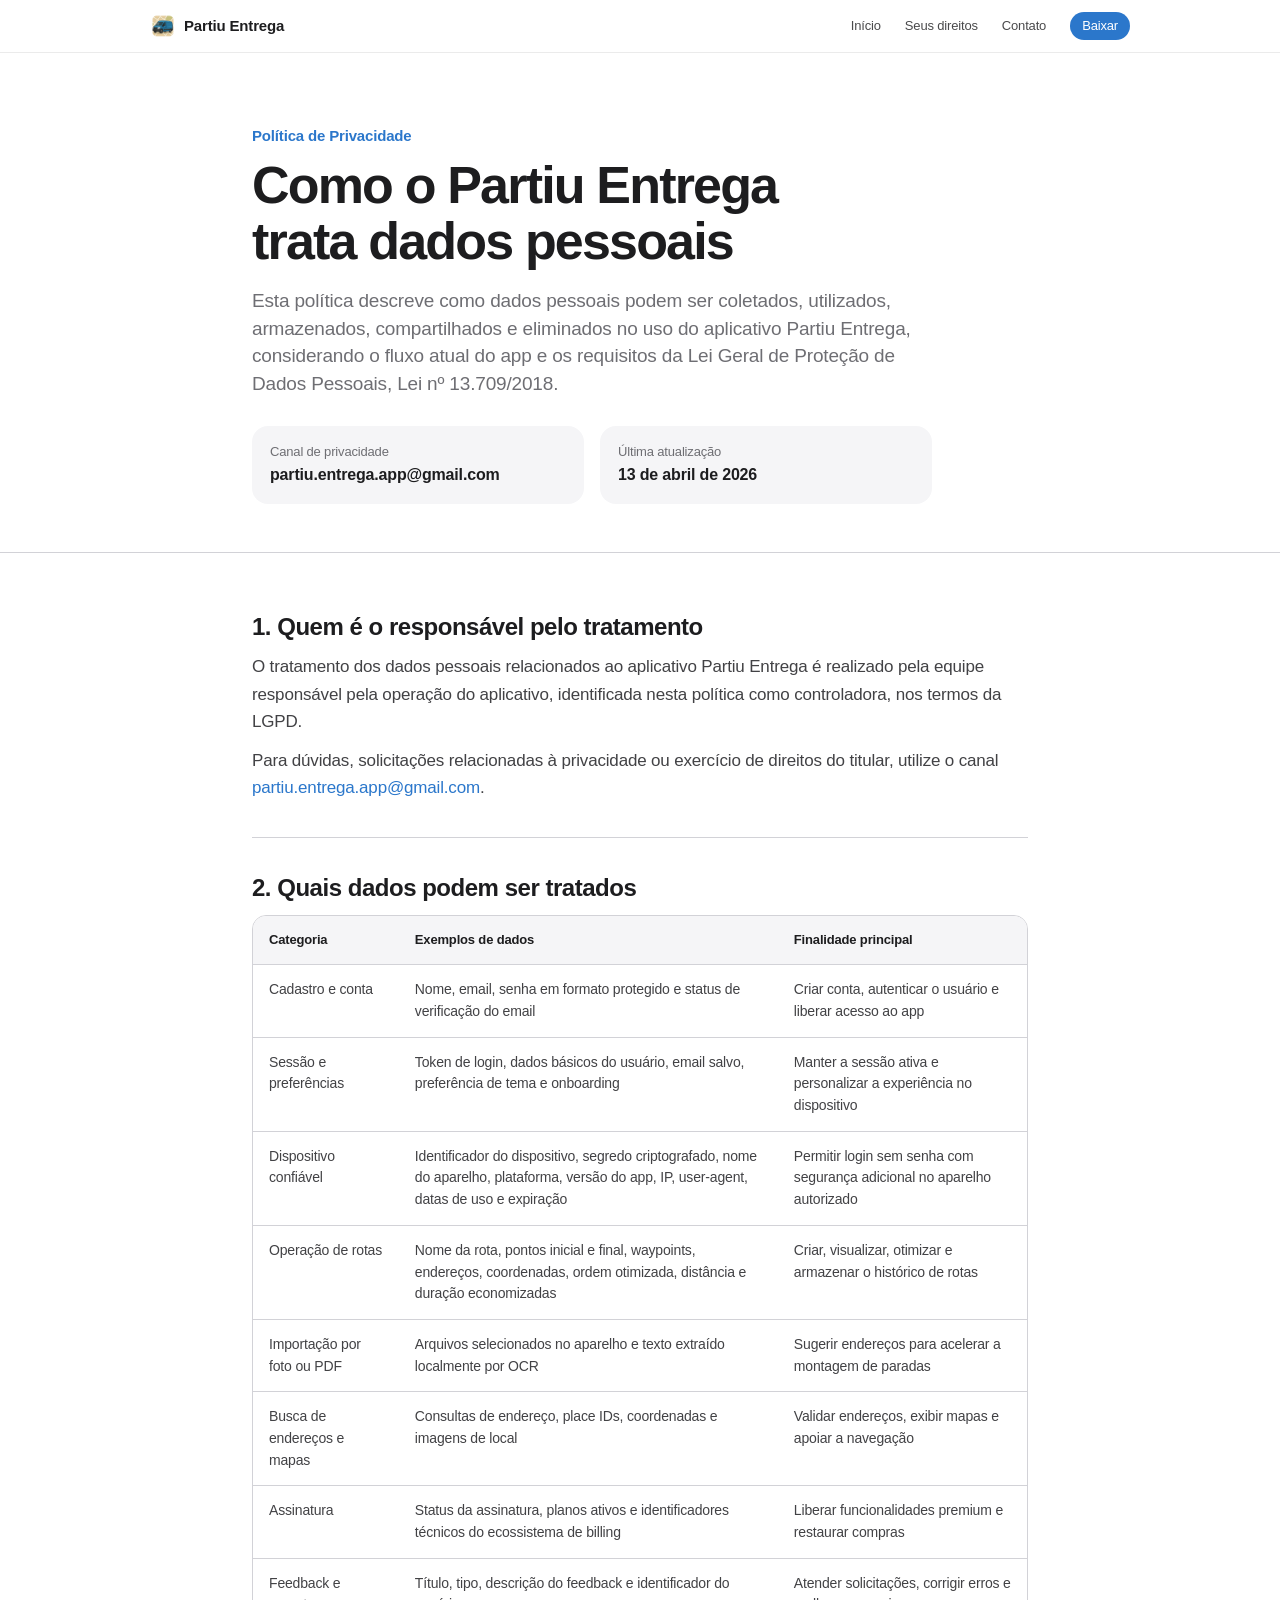
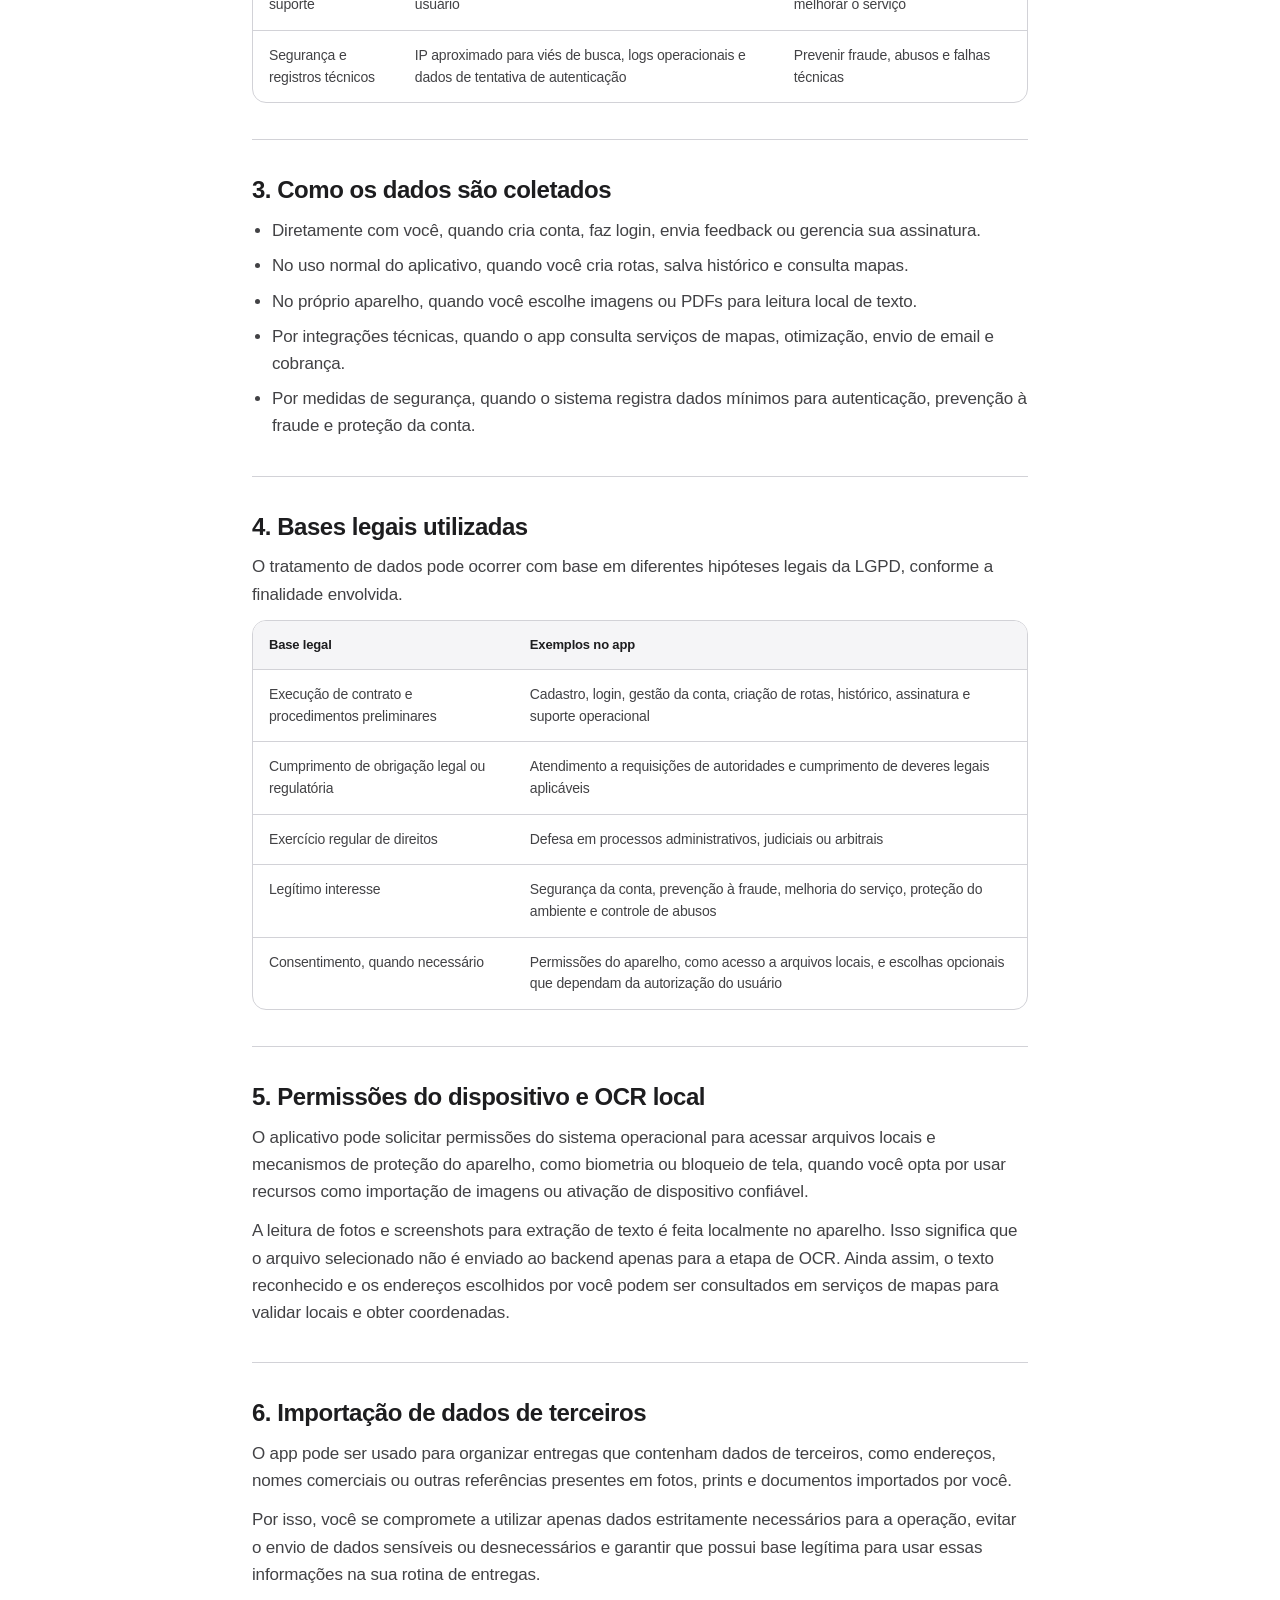
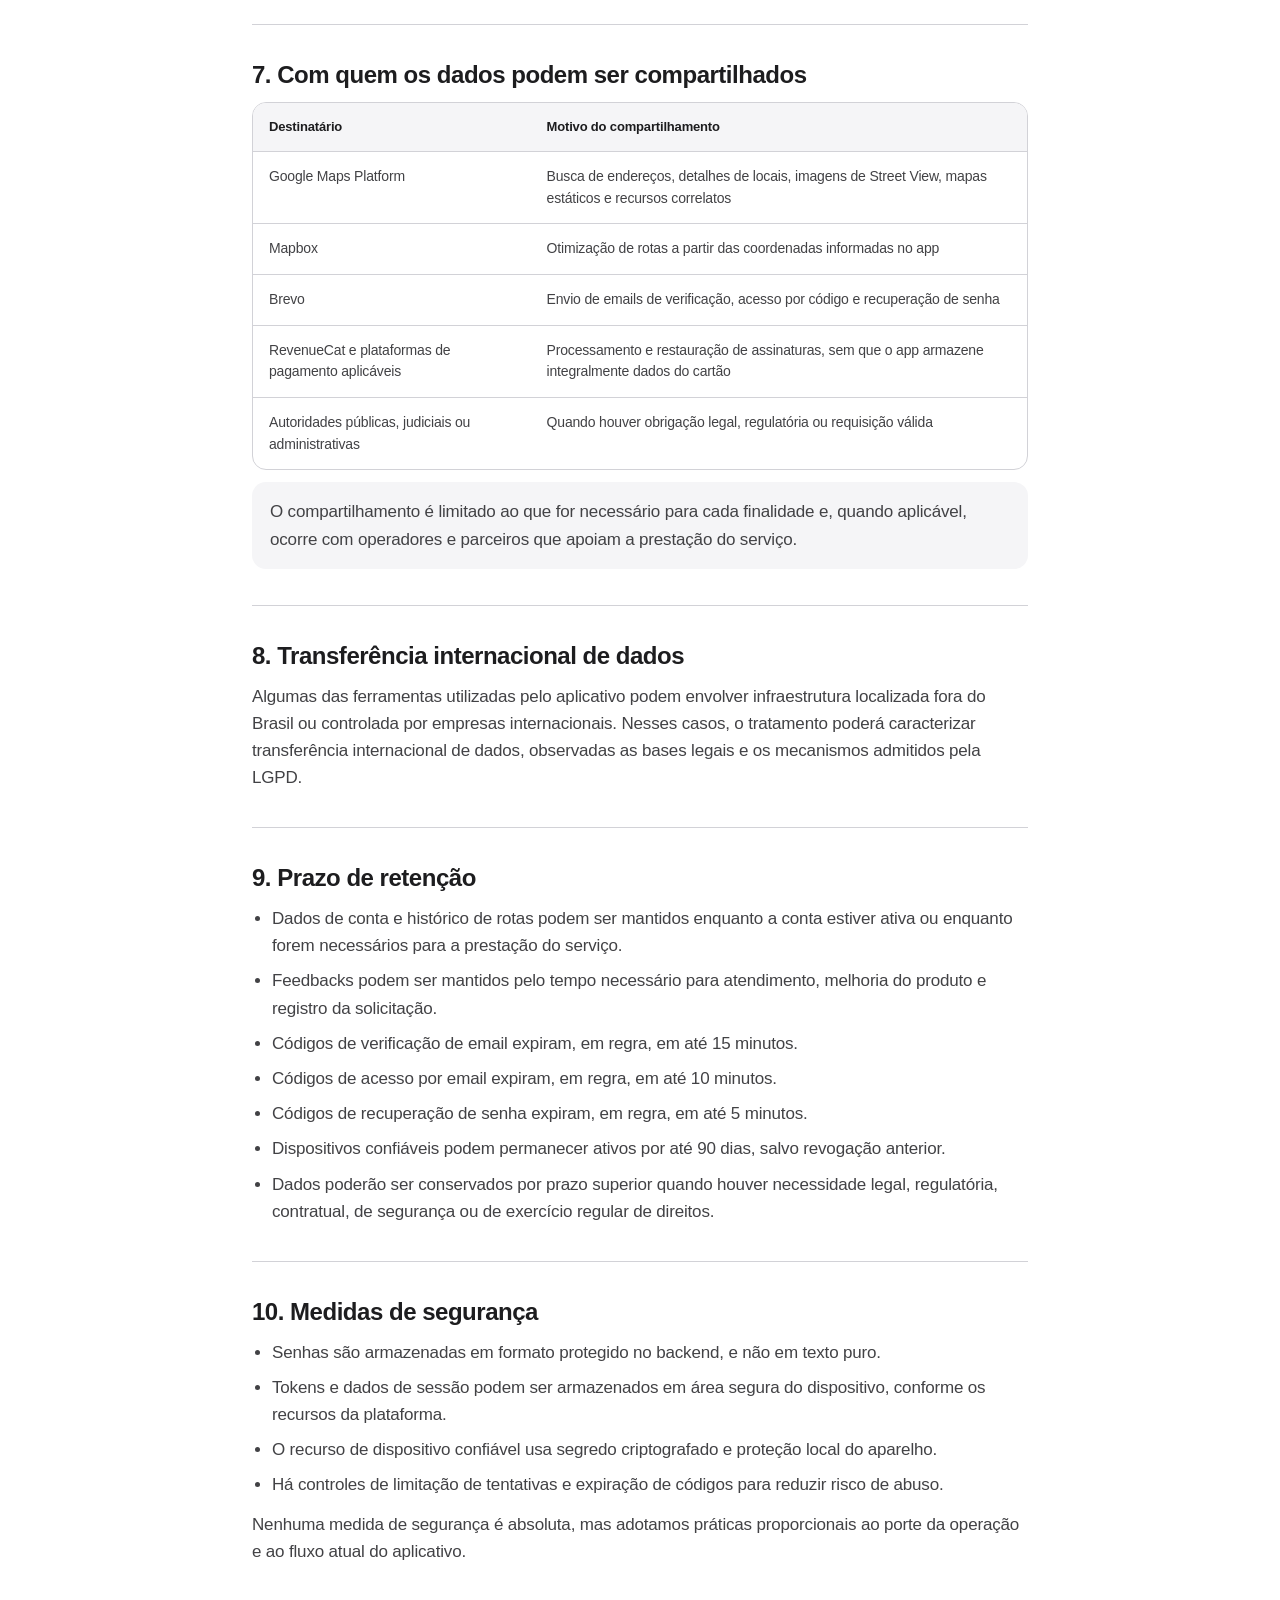
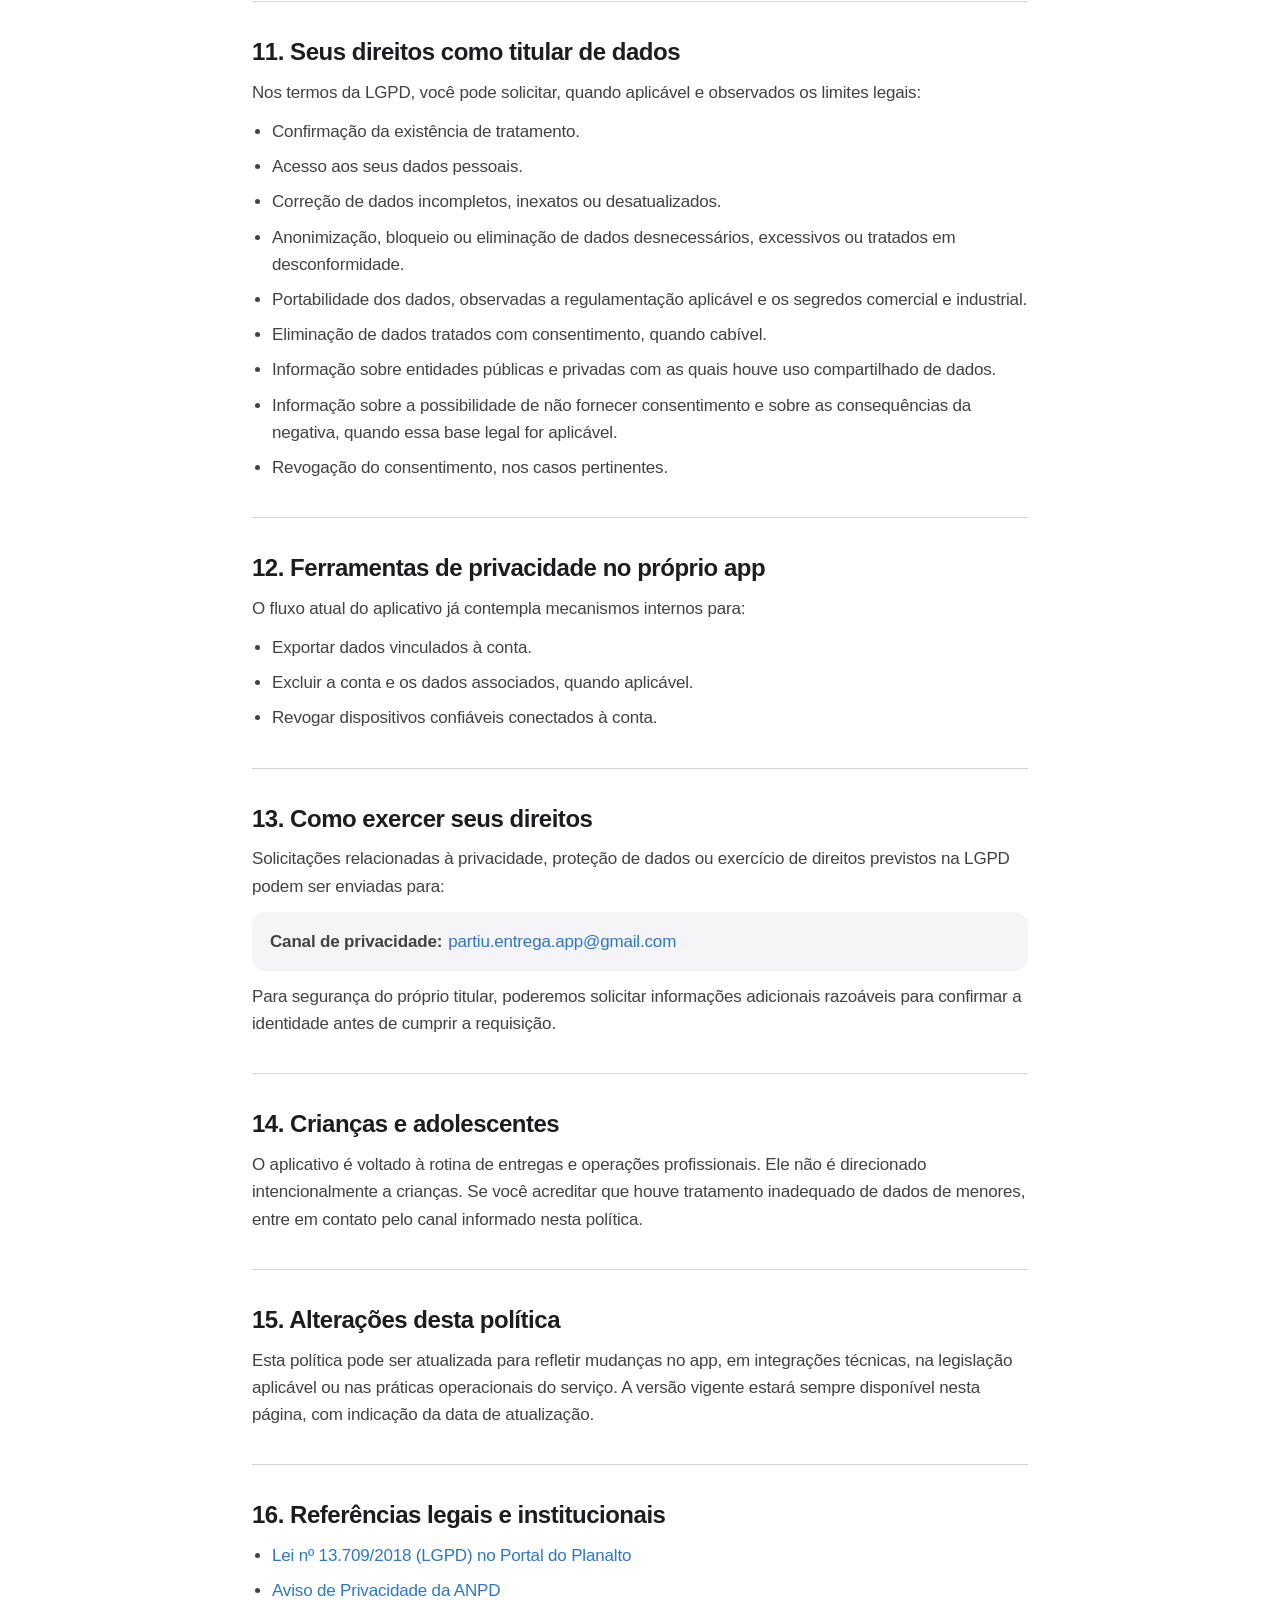
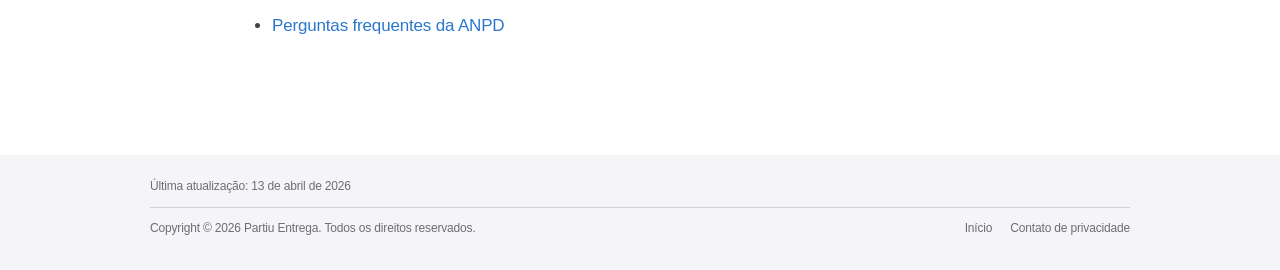
<file: politica-de-privacidade.html>
<!doctype html>
<html lang="pt-BR">
  <head>
    <meta charset="UTF-8" />
    <meta name="viewport" content="width=device-width, initial-scale=1.0, viewport-fit=cover" />
    <title>Política de Privacidade | Partiu Entrega</title>
    <meta
      name="description"
      content="Política de Privacidade do aplicativo Partiu Entrega, com foco em transparência, segurança e adequação à LGPD."
    />
    <link rel="icon" type="image/png" href="./assets/icon-app.png" />
    <link rel="stylesheet" href="./styles.css" />
  </head>
  <body>
    <header class="nav">
      <div class="wrap">
        <a class="nav-brand" href="./index.html">
          <img src="./assets/icon-app.png" alt="" />
          <span data-config="brandName">Partiu Entrega</span>
        </a>
        <nav class="nav-links" aria-label="Navegação principal">
          <a href="./index.html">Início</a>
          <a href="#direitos">Seus direitos</a>
          <a href="#contato">Contato</a>
          <a class="nav-download" href="./index.html#baixar">Baixar</a>
        </nav>
      </div>
    </header>

    <div class="policy-page">
      <main class="policy-main">
        <section class="policy-hero">
          <div class="wrap">
          <p class="eyebrow">Política de Privacidade</p>
          <h1>Como o <span data-config="brandName">Partiu Entrega</span> trata dados pessoais</h1>
          <p>
            Esta política descreve como dados pessoais podem ser coletados,
            utilizados, armazenados, compartilhados e eliminados no uso do
            aplicativo <span data-config="brandName">Partiu Entrega</span>,
            considerando o fluxo atual do app e os requisitos da Lei Geral de
            Proteção de Dados Pessoais, Lei nº 13.709/2018.
          </p>

          <div class="policy-summary">
            <div>
              <span class="summary-label">Canal de privacidade</span>
              <strong data-config="contactEmail">partiu.entrega.app@gmail.com</strong>
            </div>
            <div>
              <span class="summary-label">Última atualização</span>
              <strong data-config="updatedAt">13 de abril de 2026</strong>
            </div>
          </div>
        </div>
        </section>

        <article class="wrap policy-content">
          <section>
            <h2>1. Quem é o responsável pelo tratamento</h2>
            <p>
              O tratamento dos dados pessoais relacionados ao aplicativo
              <span data-config="brandName">Partiu Entrega</span> é realizado
              pela equipe responsável pela operação do aplicativo, identificada
              nesta política como controladora, nos termos da LGPD.
            </p>
            <p>
              Para dúvidas, solicitações relacionadas à privacidade ou exercício
              de direitos do titular, utilize o canal
              <a data-config-link="contactMailto" href="mailto:partiu.entrega.app@gmail.com"
                ><span data-config="contactEmail">partiu.entrega.app@gmail.com</span></a
              >.
            </p>
          </section>

          <section>
            <h2>2. Quais dados podem ser tratados</h2>
            <div class="table-wrapper">
              <table class="policy-table">
                <thead>
                  <tr>
                    <th>Categoria</th>
                    <th>Exemplos de dados</th>
                    <th>Finalidade principal</th>
                  </tr>
                </thead>
                <tbody>
                  <tr>
                    <td>Cadastro e conta</td>
                    <td>Nome, email, senha em formato protegido e status de verificação do email</td>
                    <td>Criar conta, autenticar o usuário e liberar acesso ao app</td>
                  </tr>
                  <tr>
                    <td>Sessão e preferências</td>
                    <td>Token de login, dados básicos do usuário, email salvo, preferência de tema e onboarding</td>
                    <td>Manter a sessão ativa e personalizar a experiência no dispositivo</td>
                  </tr>
                  <tr>
                    <td>Dispositivo confiável</td>
                    <td>Identificador do dispositivo, segredo criptografado, nome do aparelho, plataforma, versão do app, IP, user-agent, datas de uso e expiração</td>
                    <td>Permitir login sem senha com segurança adicional no aparelho autorizado</td>
                  </tr>
                  <tr>
                    <td>Operação de rotas</td>
                    <td>Nome da rota, pontos inicial e final, waypoints, endereços, coordenadas, ordem otimizada, distância e duração economizadas</td>
                    <td>Criar, visualizar, otimizar e armazenar o histórico de rotas</td>
                  </tr>
                  <tr>
                    <td>Importação por foto ou PDF</td>
                    <td>Arquivos selecionados no aparelho e texto extraído localmente por OCR</td>
                    <td>Sugerir endereços para acelerar a montagem de paradas</td>
                  </tr>
                  <tr>
                    <td>Busca de endereços e mapas</td>
                    <td>Consultas de endereço, place IDs, coordenadas e imagens de local</td>
                    <td>Validar endereços, exibir mapas e apoiar a navegação</td>
                  </tr>
                  <tr>
                    <td>Assinatura</td>
                    <td>Status da assinatura, planos ativos e identificadores técnicos do ecossistema de billing</td>
                    <td>Liberar funcionalidades premium e restaurar compras</td>
                  </tr>
                  <tr>
                    <td>Feedback e suporte</td>
                    <td>Título, tipo, descrição do feedback e identificador do usuário</td>
                    <td>Atender solicitações, corrigir erros e melhorar o serviço</td>
                  </tr>
                  <tr>
                    <td>Segurança e registros técnicos</td>
                    <td>IP aproximado para viés de busca, logs operacionais e dados de tentativa de autenticação</td>
                    <td>Prevenir fraude, abusos e falhas técnicas</td>
                  </tr>
                </tbody>
              </table>
            </div>
          </section>

          <section>
            <h2>3. Como os dados são coletados</h2>
            <ul class="plain-list">
              <li>Diretamente com você, quando cria conta, faz login, envia feedback ou gerencia sua assinatura.</li>
              <li>No uso normal do aplicativo, quando você cria rotas, salva histórico e consulta mapas.</li>
              <li>No próprio aparelho, quando você escolhe imagens ou PDFs para leitura local de texto.</li>
              <li>Por integrações técnicas, quando o app consulta serviços de mapas, otimização, envio de email e cobrança.</li>
              <li>Por medidas de segurança, quando o sistema registra dados mínimos para autenticação, prevenção à fraude e proteção da conta.</li>
            </ul>
          </section>

          <section>
            <h2>4. Bases legais utilizadas</h2>
            <p>
              O tratamento de dados pode ocorrer com base em diferentes hipóteses
              legais da LGPD, conforme a finalidade envolvida.
            </p>
            <div class="table-wrapper">
              <table class="policy-table">
                <thead>
                  <tr>
                    <th>Base legal</th>
                    <th>Exemplos no app</th>
                  </tr>
                </thead>
                <tbody>
                  <tr>
                    <td>Execução de contrato e procedimentos preliminares</td>
                    <td>Cadastro, login, gestão da conta, criação de rotas, histórico, assinatura e suporte operacional</td>
                  </tr>
                  <tr>
                    <td>Cumprimento de obrigação legal ou regulatória</td>
                    <td>Atendimento a requisições de autoridades e cumprimento de deveres legais aplicáveis</td>
                  </tr>
                  <tr>
                    <td>Exercício regular de direitos</td>
                    <td>Defesa em processos administrativos, judiciais ou arbitrais</td>
                  </tr>
                  <tr>
                    <td>Legítimo interesse</td>
                    <td>Segurança da conta, prevenção à fraude, melhoria do serviço, proteção do ambiente e controle de abusos</td>
                  </tr>
                  <tr>
                    <td>Consentimento, quando necessário</td>
                    <td>Permissões do aparelho, como acesso a arquivos locais, e escolhas opcionais que dependam da autorização do usuário</td>
                  </tr>
                </tbody>
              </table>
            </div>
          </section>

          <section>
            <h2>5. Permissões do dispositivo e OCR local</h2>
            <p>
              O aplicativo pode solicitar permissões do sistema operacional para
              acessar arquivos locais e mecanismos de proteção do aparelho, como
              biometria ou bloqueio de tela, quando você opta por usar recursos
              como importação de imagens ou ativação de dispositivo confiável.
            </p>
            <p>
              A leitura de fotos e screenshots para extração de texto é feita
              localmente no aparelho. Isso significa que o arquivo selecionado
              não é enviado ao backend apenas para a etapa de OCR. Ainda assim,
              o texto reconhecido e os endereços escolhidos por você podem ser
              consultados em serviços de mapas para validar locais e obter
              coordenadas.
            </p>
          </section>

          <section>
            <h2>6. Importação de dados de terceiros</h2>
            <p>
              O app pode ser usado para organizar entregas que contenham dados de
              terceiros, como endereços, nomes comerciais ou outras referências
              presentes em fotos, prints e documentos importados por você.
            </p>
            <p>
              Por isso, você se compromete a utilizar apenas dados estritamente
              necessários para a operação, evitar o envio de dados sensíveis ou
              desnecessários e garantir que possui base legítima para usar essas
              informações na sua rotina de entregas.
            </p>
          </section>

          <section>
            <h2>7. Com quem os dados podem ser compartilhados</h2>
            <div class="table-wrapper">
              <table class="policy-table">
                <thead>
                  <tr>
                    <th>Destinatário</th>
                    <th>Motivo do compartilhamento</th>
                  </tr>
                </thead>
                <tbody>
                  <tr>
                    <td>Google Maps Platform</td>
                    <td>Busca de endereços, detalhes de locais, imagens de Street View, mapas estáticos e recursos correlatos</td>
                  </tr>
                  <tr>
                    <td>Mapbox</td>
                    <td>Otimização de rotas a partir das coordenadas informadas no app</td>
                  </tr>
                  <tr>
                    <td>Brevo</td>
                    <td>Envio de emails de verificação, acesso por código e recuperação de senha</td>
                  </tr>
                  <tr>
                    <td>RevenueCat e plataformas de pagamento aplicáveis</td>
                    <td>Processamento e restauração de assinaturas, sem que o app armazene integralmente dados do cartão</td>
                  </tr>
                  <tr>
                    <td>Autoridades públicas, judiciais ou administrativas</td>
                    <td>Quando houver obrigação legal, regulatória ou requisição válida</td>
                  </tr>
                </tbody>
              </table>
            </div>
            <p class="notice">
              O compartilhamento é limitado ao que for necessário para cada
              finalidade e, quando aplicável, ocorre com operadores e parceiros
              que apoiam a prestação do serviço.
            </p>
          </section>

          <section>
            <h2>8. Transferência internacional de dados</h2>
            <p>
              Algumas das ferramentas utilizadas pelo aplicativo podem envolver
              infraestrutura localizada fora do Brasil ou controlada por empresas
              internacionais. Nesses casos, o tratamento poderá caracterizar
              transferência internacional de dados, observadas as bases legais e
              os mecanismos admitidos pela LGPD.
            </p>
          </section>

          <section>
            <h2>9. Prazo de retenção</h2>
            <ul class="plain-list">
              <li>Dados de conta e histórico de rotas podem ser mantidos enquanto a conta estiver ativa ou enquanto forem necessários para a prestação do serviço.</li>
              <li>Feedbacks podem ser mantidos pelo tempo necessário para atendimento, melhoria do produto e registro da solicitação.</li>
              <li>Códigos de verificação de email expiram, em regra, em até 15 minutos.</li>
              <li>Códigos de acesso por email expiram, em regra, em até 10 minutos.</li>
              <li>Códigos de recuperação de senha expiram, em regra, em até 5 minutos.</li>
              <li>Dispositivos confiáveis podem permanecer ativos por até 90 dias, salvo revogação anterior.</li>
              <li>Dados poderão ser conservados por prazo superior quando houver necessidade legal, regulatória, contratual, de segurança ou de exercício regular de direitos.</li>
            </ul>
          </section>

          <section>
            <h2>10. Medidas de segurança</h2>
            <ul class="plain-list">
              <li>Senhas são armazenadas em formato protegido no backend, e não em texto puro.</li>
              <li>Tokens e dados de sessão podem ser armazenados em área segura do dispositivo, conforme os recursos da plataforma.</li>
              <li>O recurso de dispositivo confiável usa segredo criptografado e proteção local do aparelho.</li>
              <li>Há controles de limitação de tentativas e expiração de códigos para reduzir risco de abuso.</li>
            </ul>
            <p>
              Nenhuma medida de segurança é absoluta, mas adotamos práticas
              proporcionais ao porte da operação e ao fluxo atual do aplicativo.
            </p>
          </section>

          <section id="direitos">
            <h2>11. Seus direitos como titular de dados</h2>
            <p>
              Nos termos da LGPD, você pode solicitar, quando aplicável e
              observados os limites legais:
            </p>
            <ul class="plain-list">
              <li>Confirmação da existência de tratamento.</li>
              <li>Acesso aos seus dados pessoais.</li>
              <li>Correção de dados incompletos, inexatos ou desatualizados.</li>
              <li>Anonimização, bloqueio ou eliminação de dados desnecessários, excessivos ou tratados em desconformidade.</li>
              <li>Portabilidade dos dados, observadas a regulamentação aplicável e os segredos comercial e industrial.</li>
              <li>Eliminação de dados tratados com consentimento, quando cabível.</li>
              <li>Informação sobre entidades públicas e privadas com as quais houve uso compartilhado de dados.</li>
              <li>Informação sobre a possibilidade de não fornecer consentimento e sobre as consequências da negativa, quando essa base legal for aplicável.</li>
              <li>Revogação do consentimento, nos casos pertinentes.</li>
            </ul>
          </section>

          <section>
            <h2>12. Ferramentas de privacidade no próprio app</h2>
            <p>
              O fluxo atual do aplicativo já contempla mecanismos internos para:
            </p>
            <ul class="plain-list">
              <li>Exportar dados vinculados à conta.</li>
              <li>Excluir a conta e os dados associados, quando aplicável.</li>
              <li>Revogar dispositivos confiáveis conectados à conta.</li>
            </ul>
          </section>

          <section id="contato">
            <h2>13. Como exercer seus direitos</h2>
            <p>
              Solicitações relacionadas à privacidade, proteção de dados ou
              exercício de direitos previstos na LGPD podem ser enviadas para:
            </p>
            <p class="contact-card">
              <strong>Canal de privacidade:</strong>
              <a data-config-link="contactMailto" href="mailto:serratdiego@gmail.com"
                ><span data-config="contactEmail">serratdiego@gmail.com</span></a
              >
            </p>
            <p>
              Para segurança do próprio titular, poderemos solicitar informações
              adicionais razoáveis para confirmar a identidade antes de cumprir a
              requisição.
            </p>
          </section>

          <section>
            <h2>14. Crianças e adolescentes</h2>
            <p>
              O aplicativo é voltado à rotina de entregas e operações
              profissionais. Ele não é direcionado intencionalmente a crianças.
              Se você acreditar que houve tratamento inadequado de dados de
              menores, entre em contato pelo canal informado nesta política.
            </p>
          </section>

          <section>
            <h2>15. Alterações desta política</h2>
            <p>
              Esta política pode ser atualizada para refletir mudanças no app,
              em integrações técnicas, na legislação aplicável ou nas práticas
              operacionais do serviço. A versão vigente estará sempre disponível
              nesta página, com indicação da data de atualização.
            </p>
          </section>

          <section>
            <h2>16. Referências legais e institucionais</h2>
            <ul class="plain-list">
              <li>
                <a
                  href="https://www.planalto.gov.br/ccivil_03/_ato2015-2018/2018/lei/l13709.htm"
                  target="_blank"
                  rel="noreferrer"
                  >Lei nº 13.709/2018 (LGPD) no Portal do Planalto</a
                >
              </li>
              <li>
                <a
                  href="https://www.gov.br/anpd/pt-br/acesso-a-informacao/aviso-de-privacidade"
                  target="_blank"
                  rel="noreferrer"
                  >Aviso de Privacidade da ANPD</a
                >
              </li>
              <li>
                <a
                  href="https://www.gov.br/anpd/pt-br/acesso-a-informacao/perguntas-frequentes/perguntas-frequentes"
                  target="_blank"
                  rel="noreferrer"
                  >Perguntas frequentes da ANPD</a
                >
              </li>
            </ul>
          </section>
        </article>
      </main>

    </div>

    <footer class="footer">
      <div class="wrap">
        <p class="footer-note">
          Última atualização: <span data-config="updatedAt">13 de abril de 2026</span>
        </p>
        <div class="footer-row">
          <span>Copyright © 2026 <span data-config="brandName">Partiu Entrega</span>. Todos os direitos reservados.</span>
          <nav aria-label="Rodapé">
            <a href="./index.html">Início</a>
            <a data-config-link="contactMailto" href="mailto:partiu.entrega.app@gmail.com">Contato de privacidade</a>
          </nav>
        </div>
      </div>
    </footer>

    <script src="./script.js"></script>
  </body>
</html>
</file>
<file: styles.css>
/*
  Partiu Entrega — estilo "produto escuro"
  Abertura e fechamento em preto, conteúdo em seções claras.
  Fonte do sistema (SF Pro no iPhone/Mac, Roboto no Android).
  Cor de destaque = azul do próprio app.
*/

:root {
  --bg: #ffffff;
  --bg-alt: #f5f5f7;
  --fg: #1d1d1f;
  --fg-soft: #6e6e73;
  --line: #d2d2d7;
  --brand: #2b77cb;
  --brand-dark: #1f5fa8;
  --brand-on-dark: #5aa2f0;
  --good: #1f8a3b;
  --dark-bg: #000000;
  --dark-fg: #f5f5f7;
  --dark-soft: #a1a1a6;
  --font: -apple-system, BlinkMacSystemFont, "SF Pro Display", "SF Pro Text",
    "Helvetica Neue", "Segoe UI", Roboto, Arial, sans-serif;
  --mono: ui-monospace, "SF Mono", Menlo, Consolas, monospace;
  --max: 1024px;
}

* {
  box-sizing: border-box;
}

html {
  -webkit-text-size-adjust: 100%;
}

@media (prefers-reduced-motion: no-preference) {
  html {
    scroll-behavior: smooth;
  }
}

body {
  margin: 0;
  background: var(--bg);
  color: var(--fg);
  font-family: var(--font);
  font-size: 17px;
  line-height: 1.47;
  letter-spacing: -0.01em;
  -webkit-font-smoothing: antialiased;
}

h1,
h2,
h3 {
  margin: 0;
  color: inherit;
  text-wrap: balance;
}

p {
  margin: 0;
}

a {
  color: var(--brand);
  text-decoration: none;
}

a:hover {
  text-decoration: underline;
}

img {
  max-width: 100%;
}

:focus-visible {
  outline: 2px solid var(--brand);
  outline-offset: 3px;
  border-radius: 4px;
}

.wrap {
  width: 100%;
  max-width: var(--max);
  margin: 0 auto;
  padding-left: max(22px, env(safe-area-inset-left, 0px));
  padding-right: max(22px, env(safe-area-inset-right, 0px));
}

.skip-link {
  position: absolute;
  left: -9999px;
}

.skip-link:focus {
  left: 16px;
  top: 16px;
  z-index: 100;
  background: var(--bg);
  padding: 8px 12px;
}

/* ---------- Navegação ---------- */

.nav {
  position: sticky;
  top: 0;
  z-index: 50;
  background: rgba(255, 255, 255, 0.8);
  -webkit-backdrop-filter: saturate(180%) blur(20px);
  backdrop-filter: saturate(180%) blur(20px);
  border-bottom: 1px solid rgba(0, 0, 0, 0.08);
}

.nav.is-dark {
  background: rgba(0, 0, 0, 0.72);
  border-bottom-color: rgba(255, 255, 255, 0.1);
}

.nav .wrap {
  display: flex;
  align-items: center;
  justify-content: space-between;
  gap: 16px;
  height: 52px;
}

.nav-brand {
  display: flex;
  align-items: center;
  gap: 8px;
  color: var(--fg);
  font-size: 15px;
  font-weight: 600;
}

.nav-brand:hover {
  text-decoration: none;
}

.nav-brand img {
  width: 26px;
  height: 26px;
  border-radius: 6px;
}

.nav-links {
  display: flex;
  align-items: center;
  gap: 24px;
  font-size: 13px;
}

.nav-links a {
  color: var(--fg);
  opacity: 0.8;
}

.nav-links a:hover {
  opacity: 1;
  text-decoration: none;
}

.nav.is-dark .nav-brand,
.nav.is-dark .nav-links a {
  color: var(--dark-fg);
}

.nav-links .nav-download {
  opacity: 1;
  padding: 4px 12px;
  border-radius: 980px;
  background: var(--brand);
  color: #fff !important;
  font-weight: 500;
}

@media (max-width: 600px) {
  .nav-links a:not(.nav-download) {
    display: none;
  }
}

/* ---------- Botões ---------- */

.store-buttons {
  display: flex;
  flex-wrap: wrap;
  gap: 12px;
}

.store-btn {
  display: inline-flex;
  align-items: center;
  gap: 10px;
  min-width: 190px;
  padding: 10px 20px 10px 16px;
  border-radius: 14px;
  background: var(--dark-fg);
  color: #000;
  line-height: 1.1;
}

.store-btn:hover {
  text-decoration: none;
  opacity: 0.88;
}

.store-btn svg {
  flex: 0 0 26px;
  width: 26px;
  height: 26px;
}

.store-btn small {
  display: block;
  font-size: 11px;
  opacity: 0.75;
}

.store-btn strong {
  display: block;
  font-size: 18px;
  font-weight: 600;
  letter-spacing: -0.01em;
}

.more::after {
  content: " ›";
}

/* ---------- Abertura ---------- */

.hero {
  background: var(--dark-bg);
  color: var(--dark-fg);
  padding-block: 80px 0;
  overflow: hidden;
}

.hero-grid {
  display: grid;
  grid-template-columns: minmax(0, 1.1fr) minmax(0, 1fr);
  gap: 40px;
  align-items: end;
}

.hero-copy {
  padding-bottom: 96px;
}

.hero-app {
  display: flex;
  align-items: center;
  gap: 12px;
  margin-bottom: 28px;
}

.hero-app img {
  width: 56px;
  height: 56px;
  border-radius: 13px;
}

.hero-app b {
  display: block;
  font-size: 17px;
}

.hero-app small {
  color: var(--dark-soft);
  font-size: 14px;
}

.hero h1 {
  font-size: clamp(44px, 6.6vw, 76px);
  line-height: 1.03;
  letter-spacing: -0.04em;
  font-weight: 700;
}

.hero h1 span {
  color: var(--dark-soft);
}

.hero-lede {
  max-width: 470px;
  margin-top: 22px;
  color: var(--dark-soft);
  font-size: 21px;
  line-height: 1.4;
}

.hero .store-buttons {
  margin-top: 34px;
}

.hero-phone {
  display: flex;
  justify-content: center;
}

.hero-phone .phone {
  margin-bottom: -70px;
  box-shadow: 0 0 0 1px #333, 0 40px 120px -20px rgba(43, 119, 203, 0.45);
}

/* ---------- Celular com print do app ---------- */

.phone {
  width: 290px;
  max-width: 100%;
  aspect-ratio: 290 / 600;
  padding: 10px;
  border-radius: 48px;
  background: #111;
}

.screen {
  position: relative;
  display: flex;
  flex-direction: column;
  height: 100%;
  overflow: hidden;
  border-radius: 39px;
  background: #fff;
  color: #1d1d1f;
  font-size: 12px;
  letter-spacing: 0;
}

.island {
  position: absolute;
  top: 10px;
  left: 50%;
  width: 86px;
  height: 25px;
  border-radius: 14px;
  background: #000;
  transform: translateX(-50%);
}

.screen-shot {
  justify-content: flex-end;
  background: #f4faff;
}

.screen-shot img {
  display: block;
  width: 100%;
  height: auto;
}

/* ---------- Faixa de fatos ---------- */

.facts {
  border-bottom: 1px solid var(--line);
}

.facts .wrap {
  display: grid;
  grid-template-columns: repeat(3, minmax(0, 1fr));
  gap: 24px;
  padding-block: 110px 64px;
}

.facts strong {
  display: block;
  font-size: clamp(30px, 4.4vw, 48px);
  line-height: 1.05;
  letter-spacing: -0.035em;
  font-weight: 700;
}

.facts p {
  max-width: 260px;
  margin-top: 8px;
  color: var(--fg-soft);
  font-size: 15px;
}

/* ---------- Seções de recurso ---------- */

.feature {
  padding-block: 96px;
  border-bottom: 1px solid var(--line);
}

.feature .wrap {
  display: grid;
  grid-template-columns: minmax(0, 1fr) minmax(0, 1fr);
  gap: 64px;
  align-items: center;
}

.feature.flip .visual {
  order: -1;
}

.feature .label {
  margin-bottom: 10px;
  color: var(--brand);
  font-size: 15px;
  font-weight: 600;
}

.feature h2,
.extras h2 {
  font-size: clamp(30px, 4.2vw, 46px);
  line-height: 1.08;
  letter-spacing: -0.03em;
  font-weight: 700;
}

.feature .copy p {
  margin-top: 16px;
  color: var(--fg-soft);
  font-size: 19px;
  line-height: 1.45;
}

.visual {
  min-width: 0;
  padding: 32px;
  border-radius: 28px;
  background: var(--bg-alt);
}

.ocr {
  display: grid;
  gap: 14px;
}

.ocr-raw {
  padding: 14px 16px;
  border-radius: 14px;
  background: var(--bg);
  color: var(--fg-soft);
  font-family: var(--mono);
  font-size: 13px;
  line-height: 1.7;
  overflow-wrap: anywhere;
}

.ocr-arrow {
  color: var(--fg-soft);
  font-size: 13px;
  text-align: center;
}

.ocr-list {
  display: grid;
  gap: 2px;
  margin: 0;
  padding: 0;
  list-style: none;
}

.ocr-list li {
  display: flex;
  justify-content: space-between;
  gap: 12px;
  padding: 12px 0;
  border-bottom: 1px solid var(--line);
  font-size: 15px;
}

.ocr-list li:last-child {
  border-bottom: 0;
}

.ocr-list li::before {
  content: "✓";
  color: var(--good);
  font-weight: 600;
}

.ocr-list li b {
  flex: 1;
  font-weight: 500;
}

.ocr-list li span {
  color: var(--fg-soft);
  text-align: right;
}

.handoff {
  display: grid;
  gap: 12px;
}

.handoff-card {
  display: flex;
  align-items: center;
  gap: 14px;
  padding: 16px 18px;
  border-radius: 16px;
  background: var(--bg);
}

.handoff-card .dot {
  display: grid;
  place-items: center;
  flex: 0 0 38px;
  height: 38px;
  border-radius: 10px;
  background: var(--brand);
  color: #fff;
  font-size: 15px;
  font-weight: 700;
}

.handoff-card .dot.muted {
  background: var(--fg-soft);
}

.handoff-card b {
  display: block;
  font-size: 15px;
}

.handoff-card small {
  color: var(--fg-soft);
  font-size: 13px;
}

.handoff-down {
  color: var(--fg-soft);
  font-size: 13px;
  text-align: center;
}

/* ---------- Extras ---------- */

.extras {
  padding-block: 96px;
}

.extras-grid {
  display: grid;
  grid-template-columns: repeat(3, minmax(0, 1fr));
  gap: 44px 32px;
  margin-top: 44px;
}

.extras-grid > div {
  min-width: 0;
}

.extras .ico {
  width: 30px;
  height: 30px;
  color: var(--brand);
}

.extras h3 {
  margin: 12px 0 6px;
  font-size: 19px;
  letter-spacing: -0.01em;
}

.extras p {
  color: var(--fg-soft);
  font-size: 15px;
}

/* ---------- Privacidade ---------- */

.privacy {
  background: var(--bg-alt);
  padding-block: 96px;
}

.privacy h2 {
  max-width: 640px;
  font-size: clamp(30px, 4.2vw, 46px);
  line-height: 1.08;
  letter-spacing: -0.03em;
  font-weight: 700;
}

.privacy-lede {
  max-width: 620px;
  margin-top: 16px;
  color: var(--fg-soft);
  font-size: 19px;
  line-height: 1.45;
}

.privacy-grid {
  display: grid;
  grid-template-columns: repeat(3, minmax(0, 1fr));
  gap: 16px;
  margin: 36px 0 28px;
}

.privacy-grid > div {
  min-width: 0;
  padding: 24px;
  border-radius: 20px;
  background: var(--bg);
}

.privacy-grid .ico {
  width: 28px;
  height: 28px;
  color: var(--brand);
}

.privacy-grid h3 {
  margin: 10px 0 8px;
  font-size: 17px;
}

.privacy-grid ul {
  display: grid;
  gap: 4px;
  margin: 0;
  padding-left: 18px;
  color: var(--fg-soft);
  font-size: 15px;
}

.privacy .more {
  font-size: 17px;
}

/* ---------- Chamada final ---------- */

.cta {
  background: var(--dark-bg);
  color: var(--dark-fg);
  text-align: center;
}

.cta .wrap {
  padding-block: 100px;
}

.cta h2 {
  font-size: clamp(32px, 5vw, 56px);
  letter-spacing: -0.035em;
  font-weight: 700;
}

.cta p {
  margin-top: 12px;
  color: var(--dark-soft);
  font-size: 19px;
}

.cta .store-buttons {
  justify-content: center;
  margin-top: 30px;
}

/* ---------- Rodapé ---------- */

.footer {
  background: var(--bg-alt);
  color: var(--fg-soft);
  font-size: 12px;
}

.footer .wrap {
  display: grid;
  gap: 12px;
  padding-block: 22px 32px;
}

.footer-note {
  line-height: 1.5;
}

.footer-row {
  display: flex;
  flex-wrap: wrap;
  justify-content: space-between;
  gap: 6px 18px;
  padding-top: 12px;
  border-top: 1px solid var(--line);
}

.footer-row nav {
  display: flex;
  flex-wrap: wrap;
  gap: 6px 18px;
}

.footer a {
  color: var(--fg-soft);
}

/* ---------- Página de privacidade ---------- */

.policy-page .wrap {
  max-width: 820px;
}

.policy-hero {
  padding-block: 72px 48px;
  border-bottom: 1px solid var(--line);
}

.policy-hero .eyebrow {
  margin-bottom: 10px;
  color: var(--brand);
  font-size: 15px;
  font-weight: 600;
}

.policy-hero h1 {
  max-width: 760px;
  font-size: clamp(34px, 5vw, 52px);
  line-height: 1.08;
  letter-spacing: -0.035em;
  font-weight: 700;
}

.policy-hero > .wrap > p:not(.eyebrow) {
  max-width: 680px;
  margin-top: 18px;
  color: var(--fg-soft);
  font-size: 19px;
  line-height: 1.45;
}

.policy-summary {
  display: grid;
  grid-template-columns: repeat(2, minmax(0, 1fr));
  gap: 16px;
  max-width: 680px;
  margin-top: 28px;
}

.policy-summary > div {
  min-width: 0;
  padding: 16px 18px;
  border-radius: 16px;
  background: var(--bg-alt);
}

.summary-label {
  display: block;
  margin-bottom: 2px;
  color: var(--fg-soft);
  font-size: 13px;
}

.policy-summary strong {
  font-size: 16px;
  font-weight: 600;
  overflow-wrap: anywhere;
}

.policy-content {
  display: grid;
  gap: 0;
  padding-block: 24px 80px;
}

.policy-content section {
  display: grid;
  gap: 12px;
  padding-block: 36px;
  border-bottom: 1px solid var(--line);
}

.policy-content section:last-child {
  border-bottom: 0;
}

.policy-content h2 {
  font-size: 24px;
  line-height: 1.2;
  letter-spacing: -0.02em;
}

.policy-content h3 {
  font-size: 17px;
}

.policy-content p,
.policy-content li {
  color: #424245;
  line-height: 1.6;
}

.plain-list {
  display: grid;
  gap: 8px;
  margin: 0;
  padding-left: 20px;
}

.table-wrapper {
  overflow-x: auto;
  border: 1px solid var(--line);
  border-radius: 14px;
}

.policy-table {
  width: 100%;
  min-width: 720px;
  border-collapse: collapse;
}

.policy-table th,
.policy-table td {
  padding: 14px 16px;
  border-bottom: 1px solid var(--line);
  text-align: left;
  vertical-align: top;
  line-height: 1.55;
}

.policy-table tr:last-child td {
  border-bottom: 0;
}

.policy-table th {
  background: var(--bg-alt);
  font-size: 13px;
  font-weight: 600;
}

.policy-table td {
  color: #424245;
  font-size: 14px;
}

.notice,
.contact-card {
  padding: 16px 18px;
  border-radius: 14px;
  background: var(--bg-alt);
}

.contact-card {
  display: flex;
  flex-wrap: wrap;
  gap: 6px;
}

[aria-disabled="true"] {
  pointer-events: none;
  opacity: 0.55;
}

/* ---------- Responsivo ---------- */

@media (max-width: 820px) {
  .hero {
    padding-top: 56px;
  }

  .hero-grid,
  .feature .wrap {
    grid-template-columns: 1fr;
    gap: 48px;
  }

  .hero-copy {
    padding-bottom: 0;
  }

  .feature.flip .visual {
    order: 0;
  }

  .facts .wrap,
  .extras-grid,
  .privacy-grid {
    grid-template-columns: 1fr;
  }

  .facts .wrap {
    gap: 32px;
  }

  .feature,
  .extras,
  .privacy {
    padding-block: 72px;
  }
}

@media (max-width: 560px) {
  .store-btn {
    flex: 1 1 100%;
  }

  .policy-summary {
    grid-template-columns: 1fr;
  }

  .visual {
    padding: 20px;
  }
}
</file>
